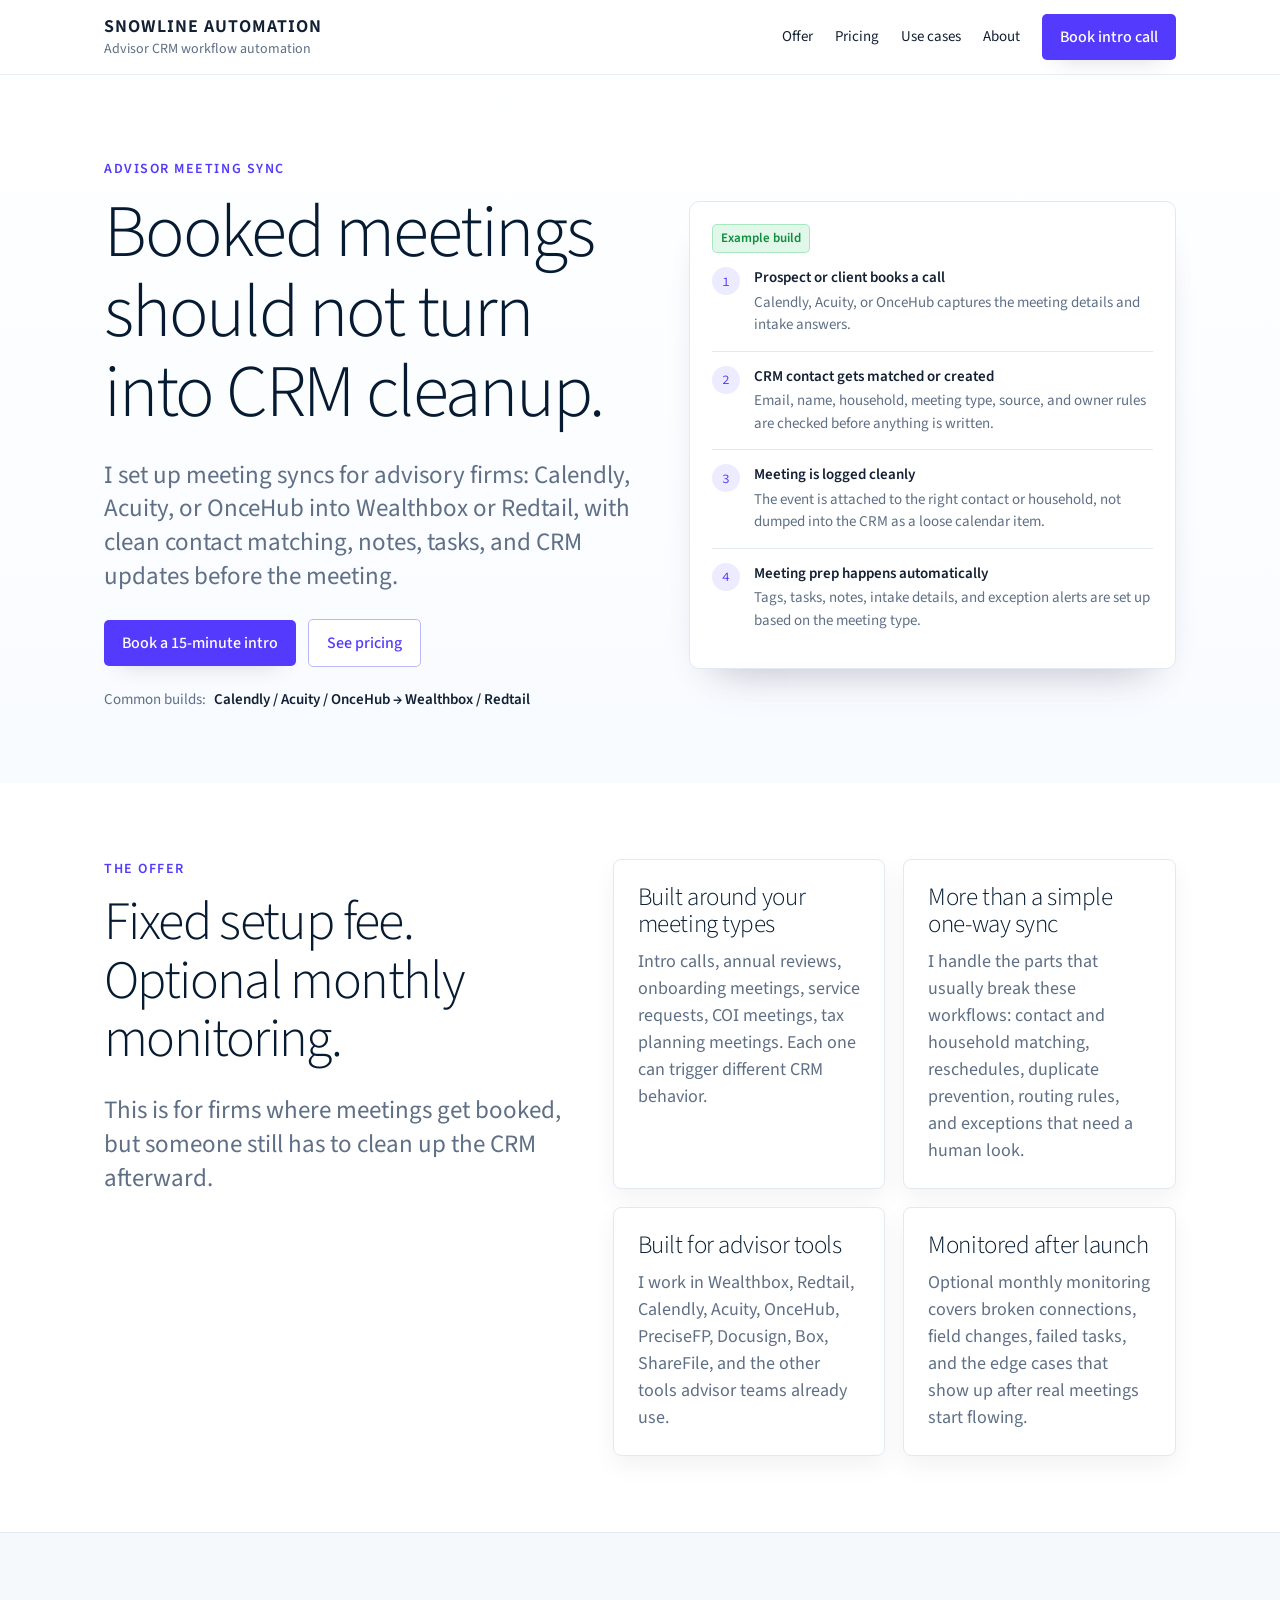
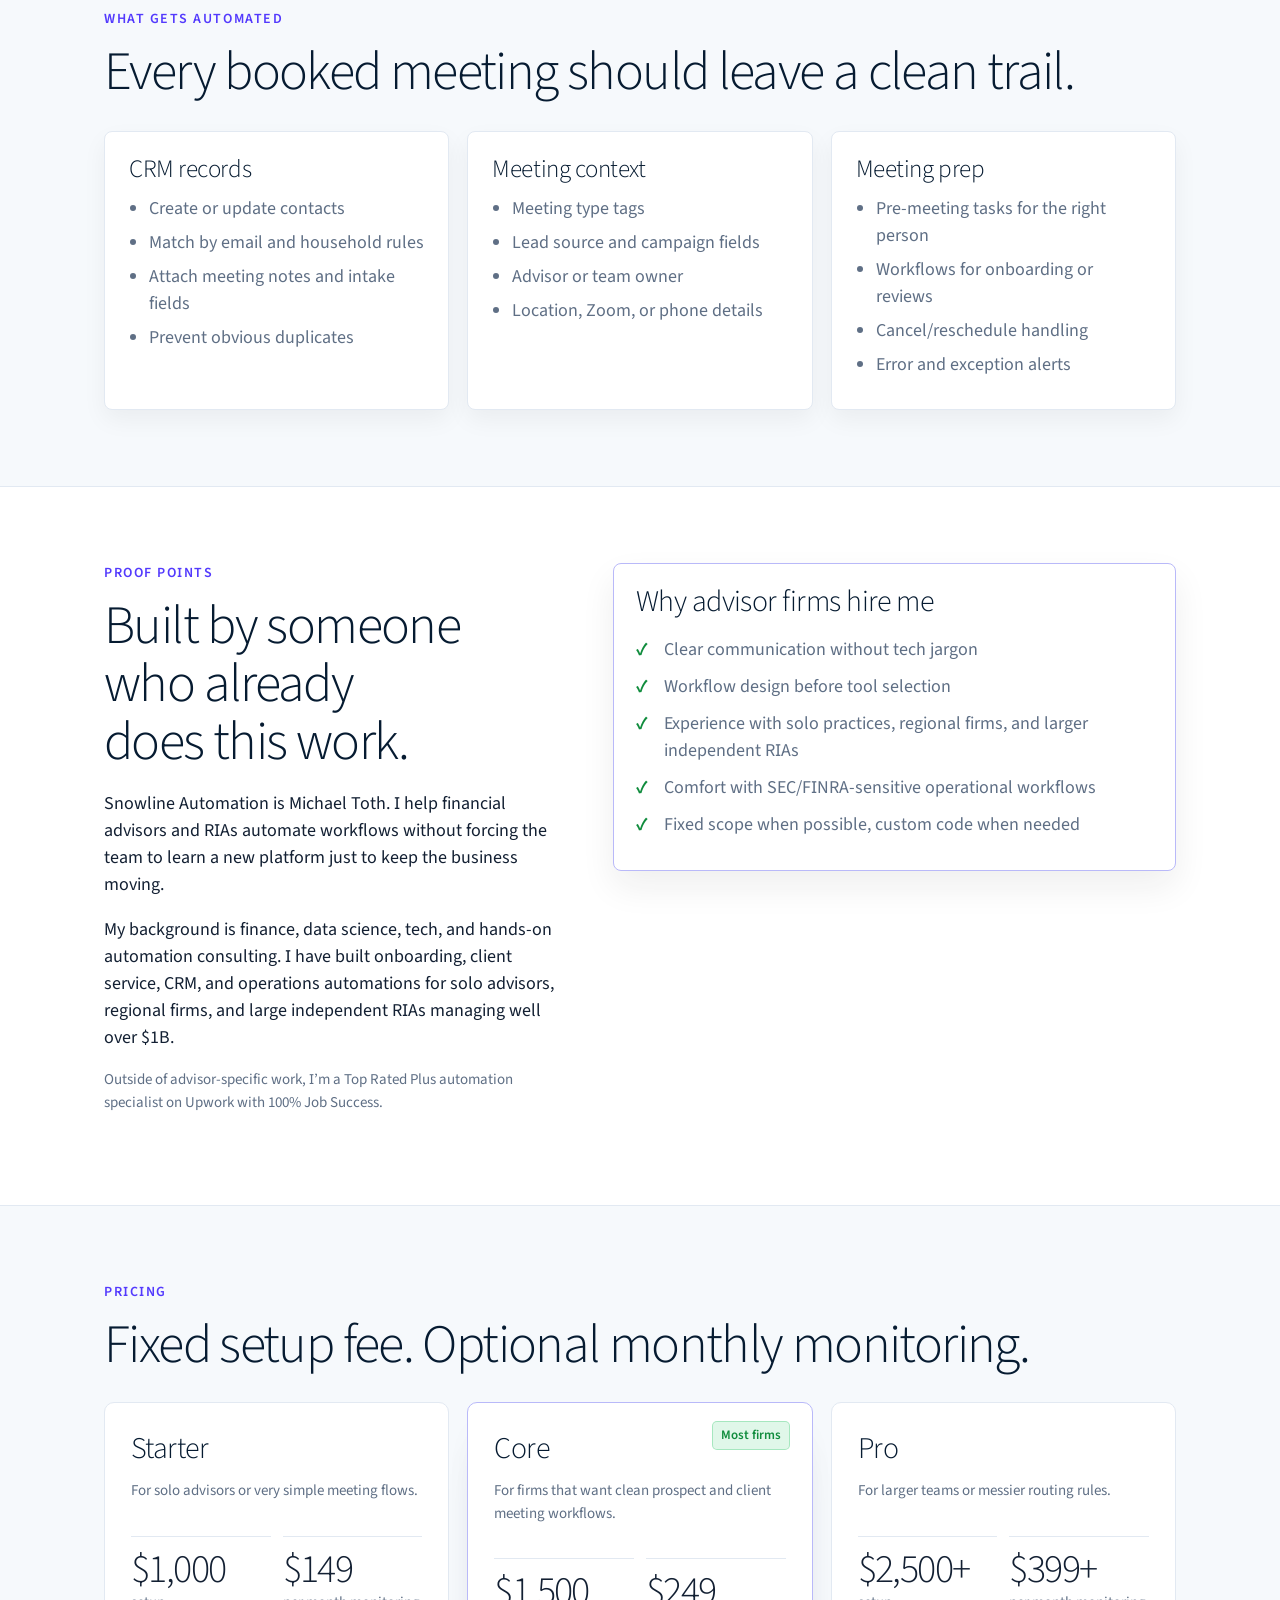
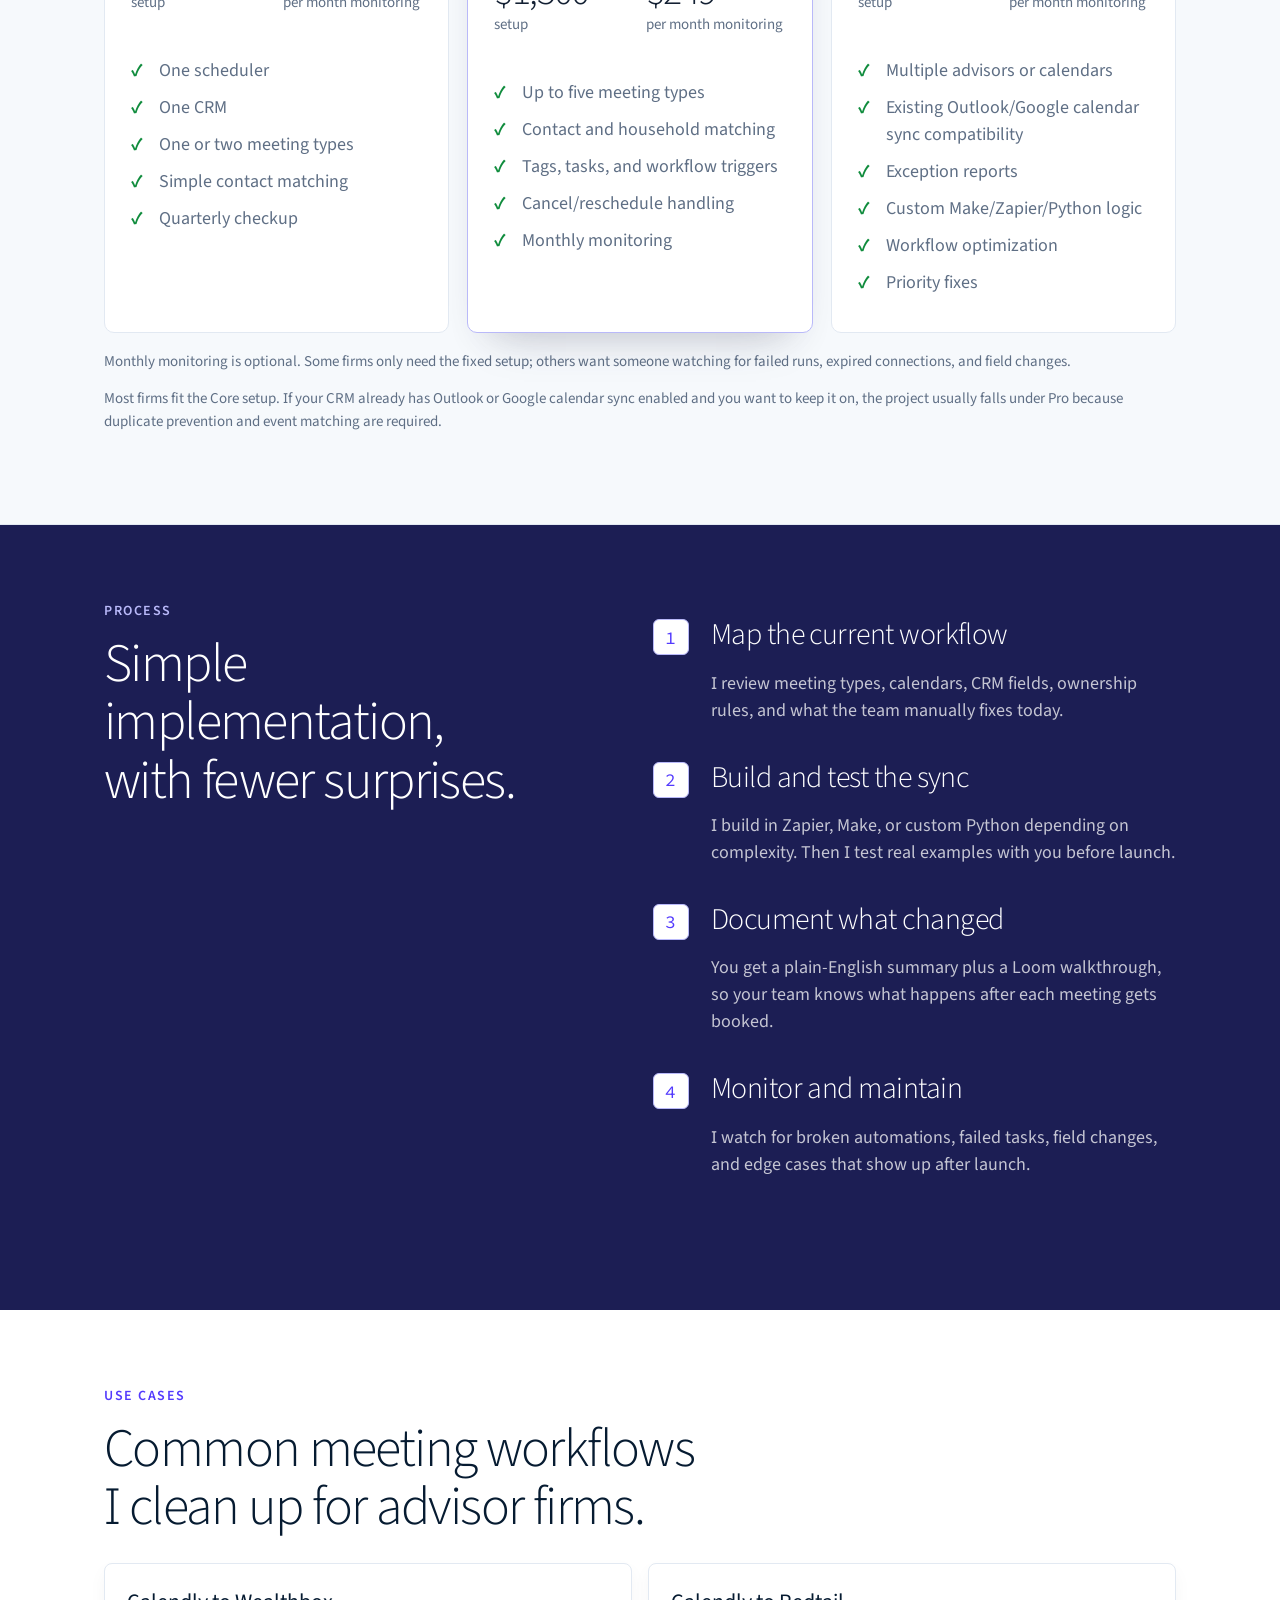
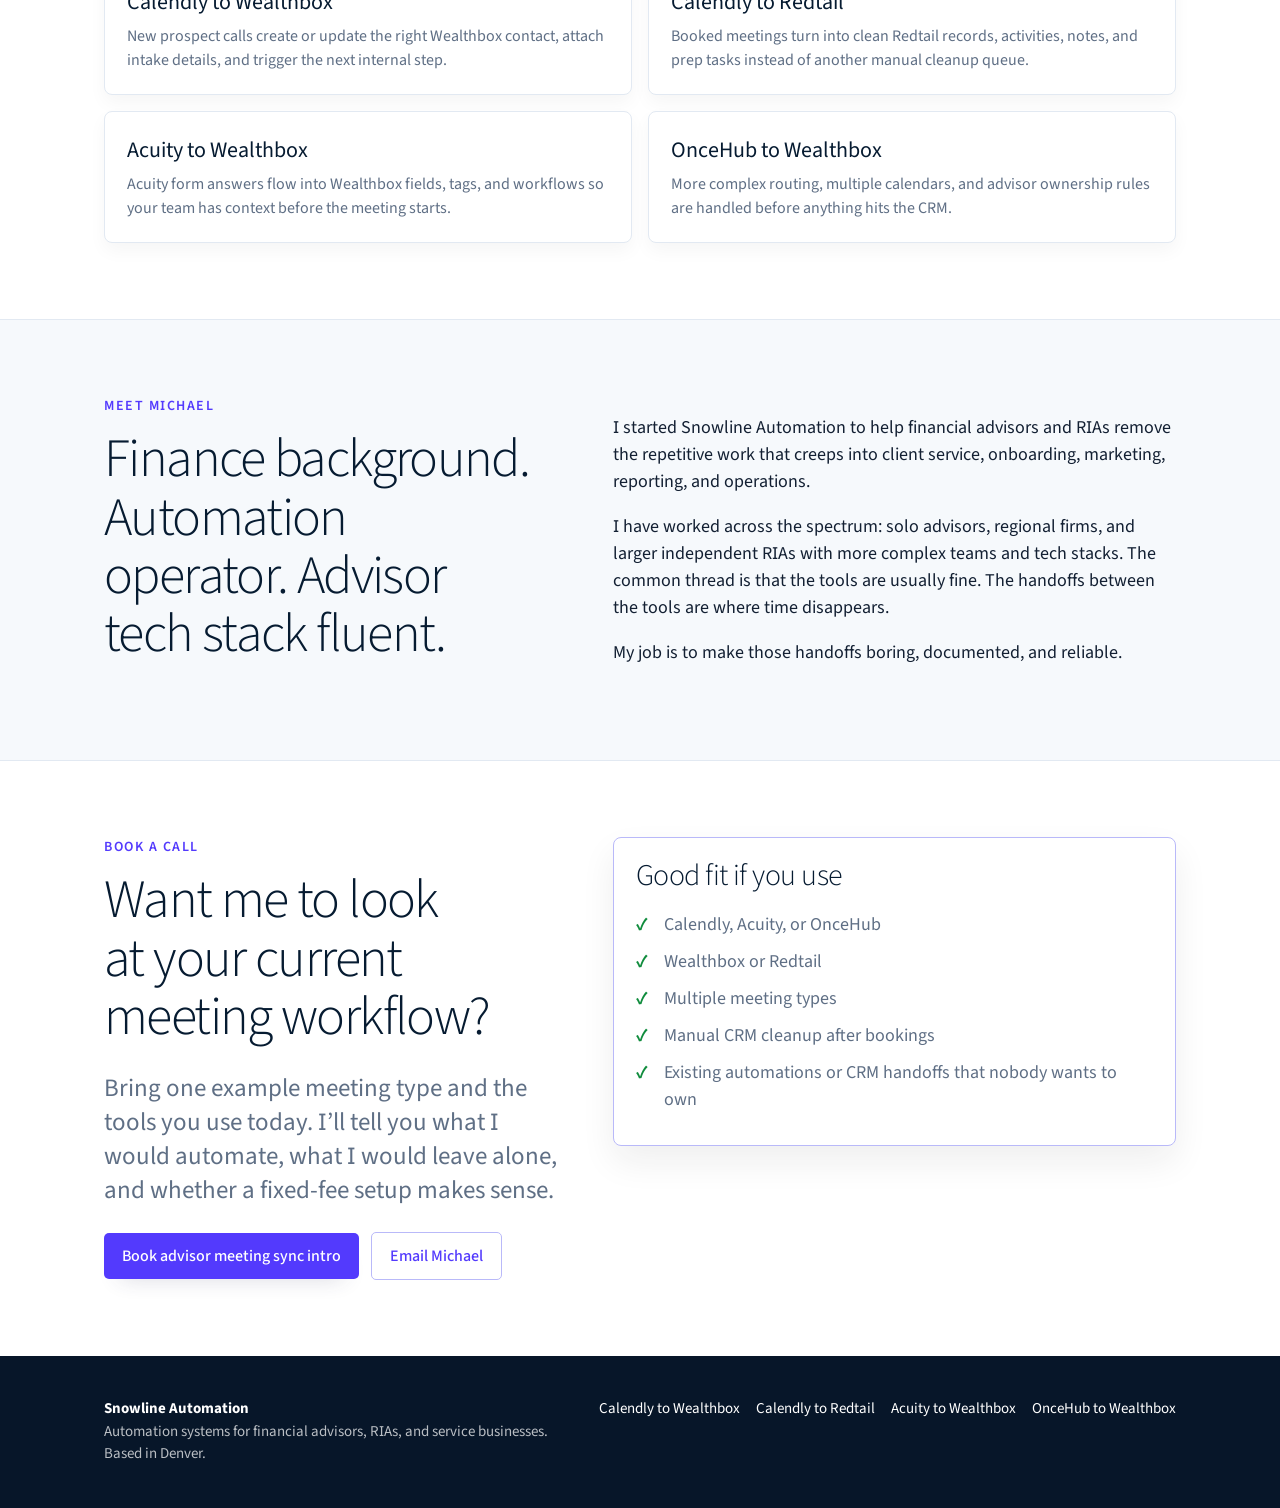
<file: index.html>
<!doctype html><html lang="en"><head><meta charset="utf-8"><meta name="viewport" content="width=device-width, initial-scale=1"><title>Advisor Meeting Sync | Snowline Automation</title><meta name="description" content="Meeting sync setup for financial advisors using Calendly, Acuity, or OnceHub with Wealthbox or Redtail. Clean CRM updates, contact matching, tasks, and optional monthly monitoring."><link rel="canonical" href="https://meetingsync.snowlineautomation.com/"><meta property="og:type" content="website"><meta property="og:site_name" content="Snowline Automation"><meta property="og:title" content="Advisor Meeting Sync"><meta property="og:description" content="Meeting sync setup for financial advisors using Calendly, Acuity, or OnceHub with Wealthbox or Redtail. Clean CRM updates, contact matching, tasks, and optional monthly monitoring."><meta property="og:url" content="https://meetingsync.snowlineautomation.com/"><meta property="og:image" content="https://meetingsync.snowlineautomation.com/assets/og-image.png"><meta name="twitter:card" content="summary_large_image"><meta name="twitter:title" content="Advisor Meeting Sync"><meta name="twitter:description" content="Meeting sync setup for financial advisors using Calendly, Acuity, or OnceHub with Wealthbox or Redtail."><meta name="twitter:image" content="https://meetingsync.snowlineautomation.com/assets/og-image.png"><link rel="icon" href="/assets/favicon.svg" type="image/svg+xml"><link rel="apple-touch-icon" href="/assets/apple-touch-icon.png"><meta name="theme-color" content="#4f3cff"><link rel="preconnect" href="https://fonts.googleapis.com"><link rel="preconnect" href="https://fonts.gstatic.com" crossorigin><link href="https://fonts.googleapis.com/css2?family=Source+Sans+3:wght@300;400;500;600;700&family=Source+Code+Pro:wght@400;500;700&display=swap" rel="stylesheet"><link rel="stylesheet" href="/assets/styles.css"><script async src="https://www.googletagmanager.com/gtag/js?id=G-874QVLTZVN"></script><script>window.dataLayer = window.dataLayer || []; function gtag(){dataLayer.push(arguments);} gtag('js', new Date()); gtag('config', 'G-874QVLTZVN');</script></head><body><header class="nav"><div class="nav-inner"><a class="logo" href="/"><strong>Snowline Automation</strong><span>Advisor CRM workflow automation</span></a><button class="mobile-toggle" data-nav-toggle>Menu</button><nav class="nav-links" data-nav-links><a href="/#offer">Offer</a><a href="/#pricing">Pricing</a><a href="/#seo-pages">Use cases</a><a href="/#about">About</a><a class="btn" href="https://calendly.com/michael-toth/advisor-meeting-sync-intro-call" target="_blank" rel="noopener">Book intro call</a></nav></div></header>
<main>
<section class="hero"><div class="container hero-grid"><div><p class="eyebrow">Advisor meeting sync</p><h1>Booked meetings should not turn into CRM cleanup.</h1><p class="lead">I set up meeting syncs for advisory firms: Calendly, Acuity, or OnceHub into Wealthbox or Redtail, with clean contact matching, notes, tasks, and CRM updates before the meeting.</p><div class="btn-row"><a class="btn" href="https://calendly.com/michael-toth/advisor-meeting-sync-intro-call" target="_blank" rel="noopener">Book a 15-minute intro</a><a class="btn secondary" href="#pricing">See pricing</a></div><div class="service-meta"><span>Common builds:</span><strong>Calendly / Acuity / OnceHub → Wealthbox / Redtail</strong></div></div><aside class="hero-card workflow-card" aria-label="Example workflow"><span class="badge">Example build</span><div class="workflow-row"><div class="dot">1</div><div><strong>Prospect or client books a call</strong><span>Calendly, Acuity, or OnceHub captures the meeting details and intake answers.</span></div></div><div class="workflow-row"><div class="dot">2</div><div><strong>CRM contact gets matched or created</strong><span>Email, name, household, meeting type, source, and owner rules are checked before anything is written.</span></div></div><div class="workflow-row"><div class="dot">3</div><div><strong>Meeting is logged cleanly</strong><span>The event is attached to the right contact or household, not dumped into the CRM as a loose calendar item.</span></div></div><div class="workflow-row"><div class="dot">4</div><div><strong>Meeting prep happens automatically</strong><span>Tags, tasks, notes, intake details, and exception alerts are set up based on the meeting type.</span></div></div></aside></div></section>
<section id="offer" class="section"><div class="container split"><div><p class="eyebrow">The offer</p><h2>Fixed setup fee. Optional monthly monitoring.</h2><p class="lead">This is for firms where meetings get booked, but someone still has to clean up the CRM afterward.</p></div><div class="grid-2"><article class="card"><h3>Built around your meeting types</h3><p>Intro calls, annual reviews, onboarding meetings, service requests, COI meetings, tax planning meetings. Each one can trigger different CRM behavior.</p></article><article class="card"><h3>More than a simple one-way sync</h3><p>I handle the parts that usually break these workflows: contact and household matching, reschedules, duplicate prevention, routing rules, and exceptions that need a human look.</p></article><article class="card"><h3>Built for advisor tools</h3><p>I work in Wealthbox, Redtail, Calendly, Acuity, OnceHub, PreciseFP, Docusign, Box, ShareFile, and the other tools advisor teams already use.</p></article><article class="card"><h3>Monitored after launch</h3><p>Optional monthly monitoring covers broken connections, field changes, failed tasks, and the edge cases that show up after real meetings start flowing.</p></article></div></div></section>
<section class="section soft"><div class="container"><p class="eyebrow">What gets automated</p><h2>Every booked meeting should leave a clean trail.</h2><div class="grid-3" style="margin-top:28px"><article class="card"><h3>CRM records</h3><ul><li>Create or update contacts</li><li>Match by email and household rules</li><li>Attach meeting notes and intake fields</li><li>Prevent obvious duplicates</li></ul></article><article class="card"><h3>Meeting context</h3><ul><li>Meeting type tags</li><li>Lead source and campaign fields</li><li>Advisor or team owner</li><li>Location, Zoom, or phone details</li></ul></article><article class="card"><h3>Meeting prep</h3><ul><li>Pre-meeting tasks for the right person</li><li>Workflows for onboarding or reviews</li><li>Cancel/reschedule handling</li><li>Error and exception alerts</li></ul></article></div></div></section>
<section class="section"><div class="container split"><div><p class="eyebrow">Proof points</p><h2>Built by someone who already does this work.</h2><p>Snowline Automation is Michael Toth. I help financial advisors and RIAs automate workflows without forcing the team to learn a new platform just to keep the business moving.</p><p>My background is finance, data science, tech, and hands-on automation consulting. I have built onboarding, client service, CRM, and operations automations for solo advisors, regional firms, and large independent RIAs managing well over $1B.</p><p class="small">Outside of advisor-specific work, I’m a Top Rated Plus automation specialist on Upwork with 100% Job Success.</p></div><div class="callout"><h3>Why advisor firms hire me</h3><ul class="check-list"><li>Clear communication without tech jargon</li><li>Workflow design before tool selection</li><li>Experience with solo practices, regional firms, and larger independent RIAs</li><li>Comfort with SEC/FINRA-sensitive operational workflows</li><li>Fixed scope when possible, custom code when needed</li></ul></div></div></section>
<section id="pricing" class="section soft"><div class="container"><p class="eyebrow">Pricing</p><h2>Fixed setup fee. Optional monthly monitoring.</h2><div class="pricing"><article class="price-card"><h3>Starter</h3><p class="small">For solo advisors or very simple meeting flows.</p><div class="price-block"><div class="price-line"><span>$1,000</span><small>setup</small></div><div class="price-line"><span>$149</span><small>per month monitoring</small></div></div><ul class="check-list"><li>One scheduler</li><li>One CRM</li><li>One or two meeting types</li><li>Simple contact matching</li><li>Quarterly checkup</li></ul></article><article class="price-card featured"><span class="badge price-badge">Most firms</span><h3>Core</h3><p class="small">For firms that want clean prospect and client meeting workflows.</p><div class="price-block"><div class="price-line"><span>$1,500</span><small>setup</small></div><div class="price-line"><span>$249</span><small>per month monitoring</small></div></div><ul class="check-list"><li>Up to five meeting types</li><li>Contact and household matching</li><li>Tags, tasks, and workflow triggers</li><li>Cancel/reschedule handling</li><li>Monthly monitoring</li></ul></article><article class="price-card"><h3>Pro</h3><p class="small">For larger teams or messier routing rules.</p><div class="price-block"><div class="price-line"><span>$2,500+</span><small>setup</small></div><div class="price-line"><span>$399+</span><small>per month monitoring</small></div></div><ul class="check-list"><li>Multiple advisors or calendars</li><li>Existing Outlook/Google calendar sync compatibility</li><li>Exception reports</li><li>Custom Make/Zapier/Python logic</li><li>Workflow optimization</li><li>Priority fixes</li></ul></article></div><p class="small" style="margin-top:18px">Monthly monitoring is optional. Some firms only need the fixed setup; others want someone watching for failed runs, expired connections, and field changes.</p><p class="small" style="margin-top:10px">Most firms fit the Core setup. If your CRM already has Outlook or Google calendar sync enabled and you want to keep it on, the project usually falls under Pro because duplicate prevention and event matching are required.</p></div></section>
<section class="section dark"><div class="container split"><div><p class="eyebrow" style="color:#b9b9f9">Process</p><h2>Simple implementation, with fewer surprises.</h2></div><ol class="process"><li><div><h3>Map the current workflow</h3><p>I review meeting types, calendars, CRM fields, ownership rules, and what the team manually fixes today.</p></div></li><li><div><h3>Build and test the sync</h3><p>I build in Zapier, Make, or custom Python depending on complexity. Then I test real examples with you before launch.</p></div></li><li><div><h3>Document what changed</h3><p>You get a plain-English summary plus a Loom walkthrough, so your team knows what happens after each meeting gets booked.</p></div></li><li><div><h3>Monitor and maintain</h3><p>I watch for broken automations, failed tasks, field changes, and edge cases that show up after launch.</p></div></li></ol></div></section>
<section id="seo-pages" class="section"><div class="container"><p class="eyebrow">Use cases</p><h2>Common meeting workflows I clean up for advisor firms.</h2><div class="seo-list"><a class="seo-link" href="/calendly-to-wealthbox/"><strong>Calendly to Wealthbox</strong><span>New prospect calls create or update the right Wealthbox contact, attach intake details, and trigger the next internal step.</span></a><a class="seo-link" href="/calendly-to-redtail/"><strong>Calendly to Redtail</strong><span>Booked meetings turn into clean Redtail records, activities, notes, and prep tasks instead of another manual cleanup queue.</span></a><a class="seo-link" href="/acuity-to-wealthbox/"><strong>Acuity to Wealthbox</strong><span>Acuity form answers flow into Wealthbox fields, tags, and workflows so your team has context before the meeting starts.</span></a><a class="seo-link" href="/oncehub-to-wealthbox/"><strong>OnceHub to Wealthbox</strong><span>More complex routing, multiple calendars, and advisor ownership rules are handled before anything hits the CRM.</span></a></div></div></section>
<section id="about" class="section soft"><div class="container split"><div><p class="eyebrow">Meet Michael</p><h2>Finance background. Automation operator. Advisor tech stack fluent.</h2></div><div><p>I started Snowline Automation to help financial advisors and RIAs remove the repetitive work that creeps into client service, onboarding, marketing, reporting, and operations.</p><p>I have worked across the spectrum: solo advisors, regional firms, and larger independent RIAs with more complex teams and tech stacks. The common thread is that the tools are usually fine. The handoffs between the tools are where time disappears.</p><p>My job is to make those handoffs boring, documented, and reliable.</p></div></div></section>
<section id="book" class="section"><div class="container split"><div><p class="eyebrow">Book a call</p><h2>Want me to look at your current meeting workflow?</h2><p class="lead">Bring one example meeting type and the tools you use today. I’ll tell you what I would automate, what I would leave alone, and whether a fixed-fee setup makes sense.</p><div class="btn-row"><a class="btn" href="https://calendly.com/michael-toth/advisor-meeting-sync-intro-call" target="_blank" rel="noopener">Book advisor meeting sync intro</a><a class="btn secondary" href="mailto:michael@snowlineautomation.com?subject=Advisor%20Meeting%20Sync">Email Michael</a></div></div><div class="callout"><h3>Good fit if you use</h3><ul class="check-list"><li>Calendly, Acuity, or OnceHub</li><li>Wealthbox or Redtail</li><li>Multiple meeting types</li><li>Manual CRM cleanup after bookings</li><li>Existing automations or CRM handoffs that nobody wants to own</li></ul></div></div></section>
</main>
<footer class="footer"><div class="container footer-grid"><div><strong style="color:#fff">Snowline Automation</strong><br>Automation systems for financial advisors, RIAs, and service businesses. Based in Denver.</div><div class="footer-links"><a href="/calendly-to-wealthbox/">Calendly to Wealthbox</a><a href="/calendly-to-redtail/">Calendly to Redtail</a><a href="/acuity-to-wealthbox/">Acuity to Wealthbox</a><a href="/oncehub-to-wealthbox/">OnceHub to Wealthbox</a></div></div></footer><script src="/assets/main.js"></script></body></html>
</file>
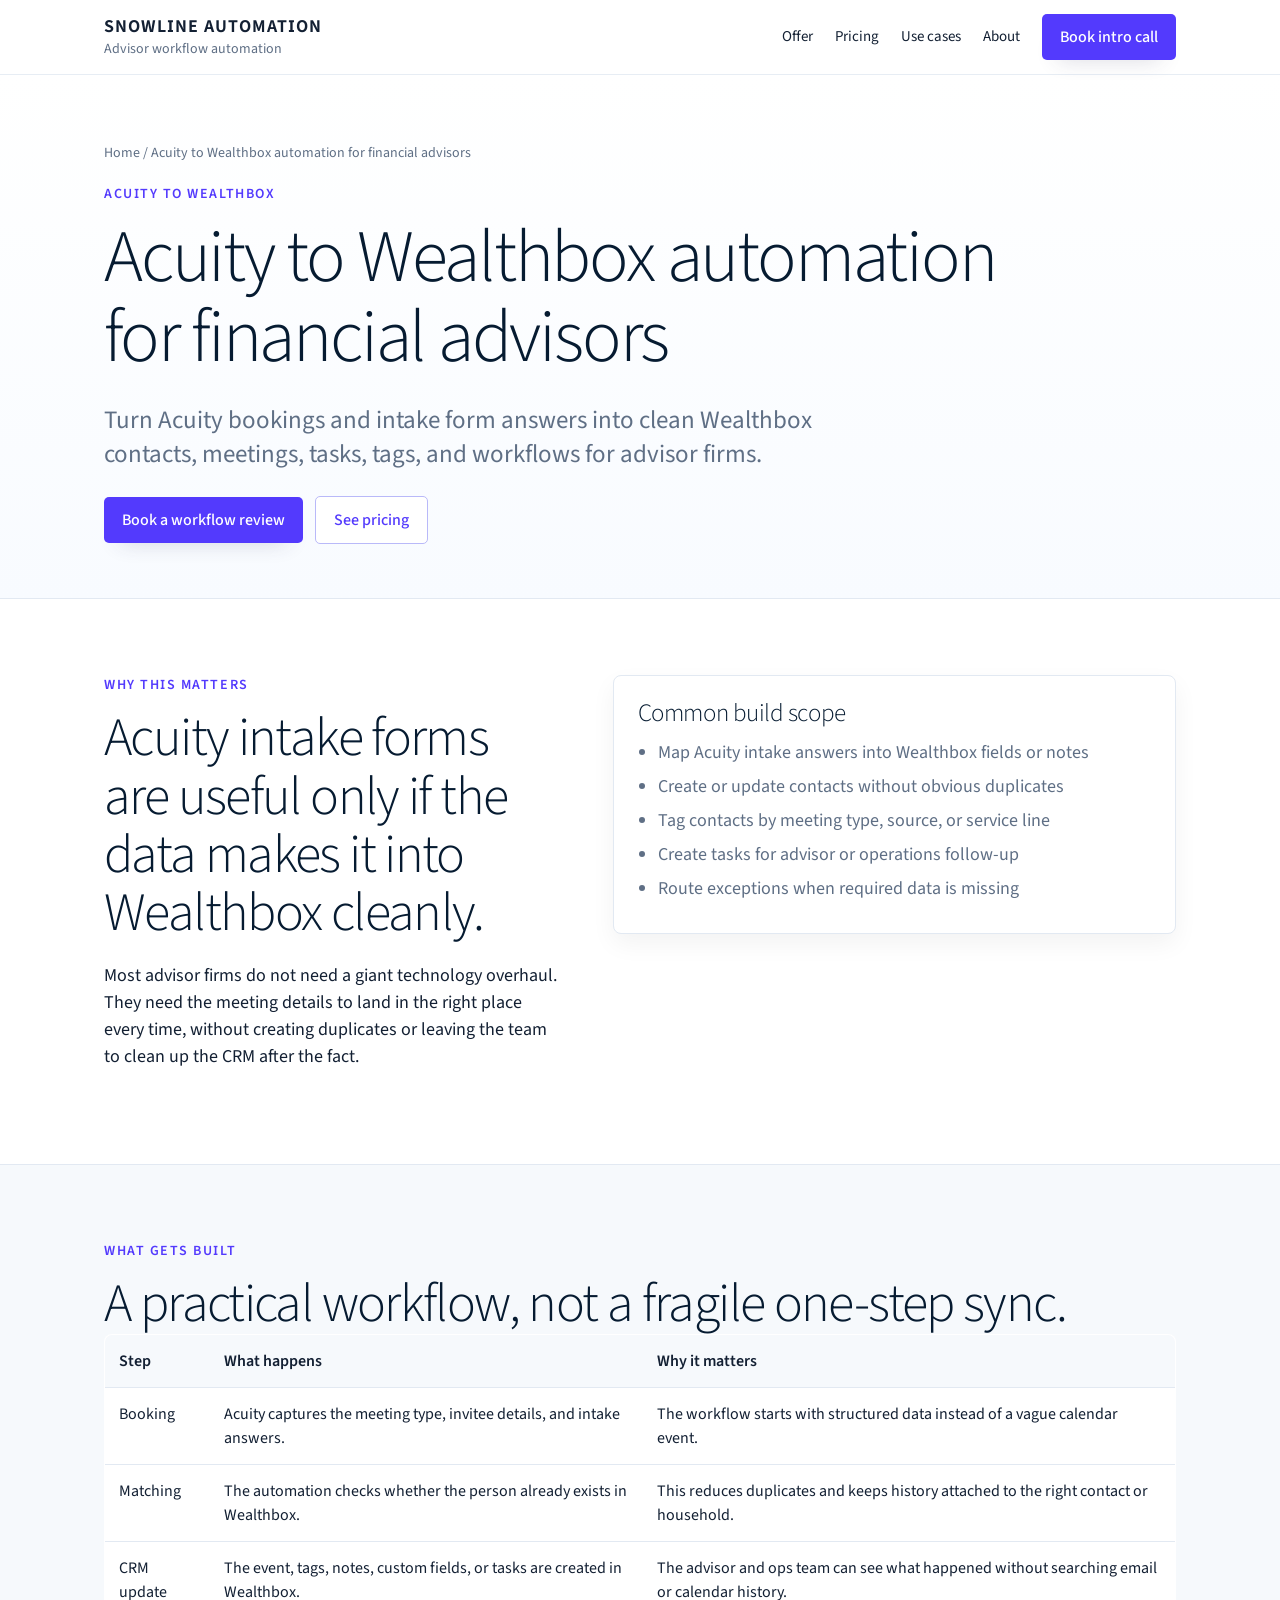
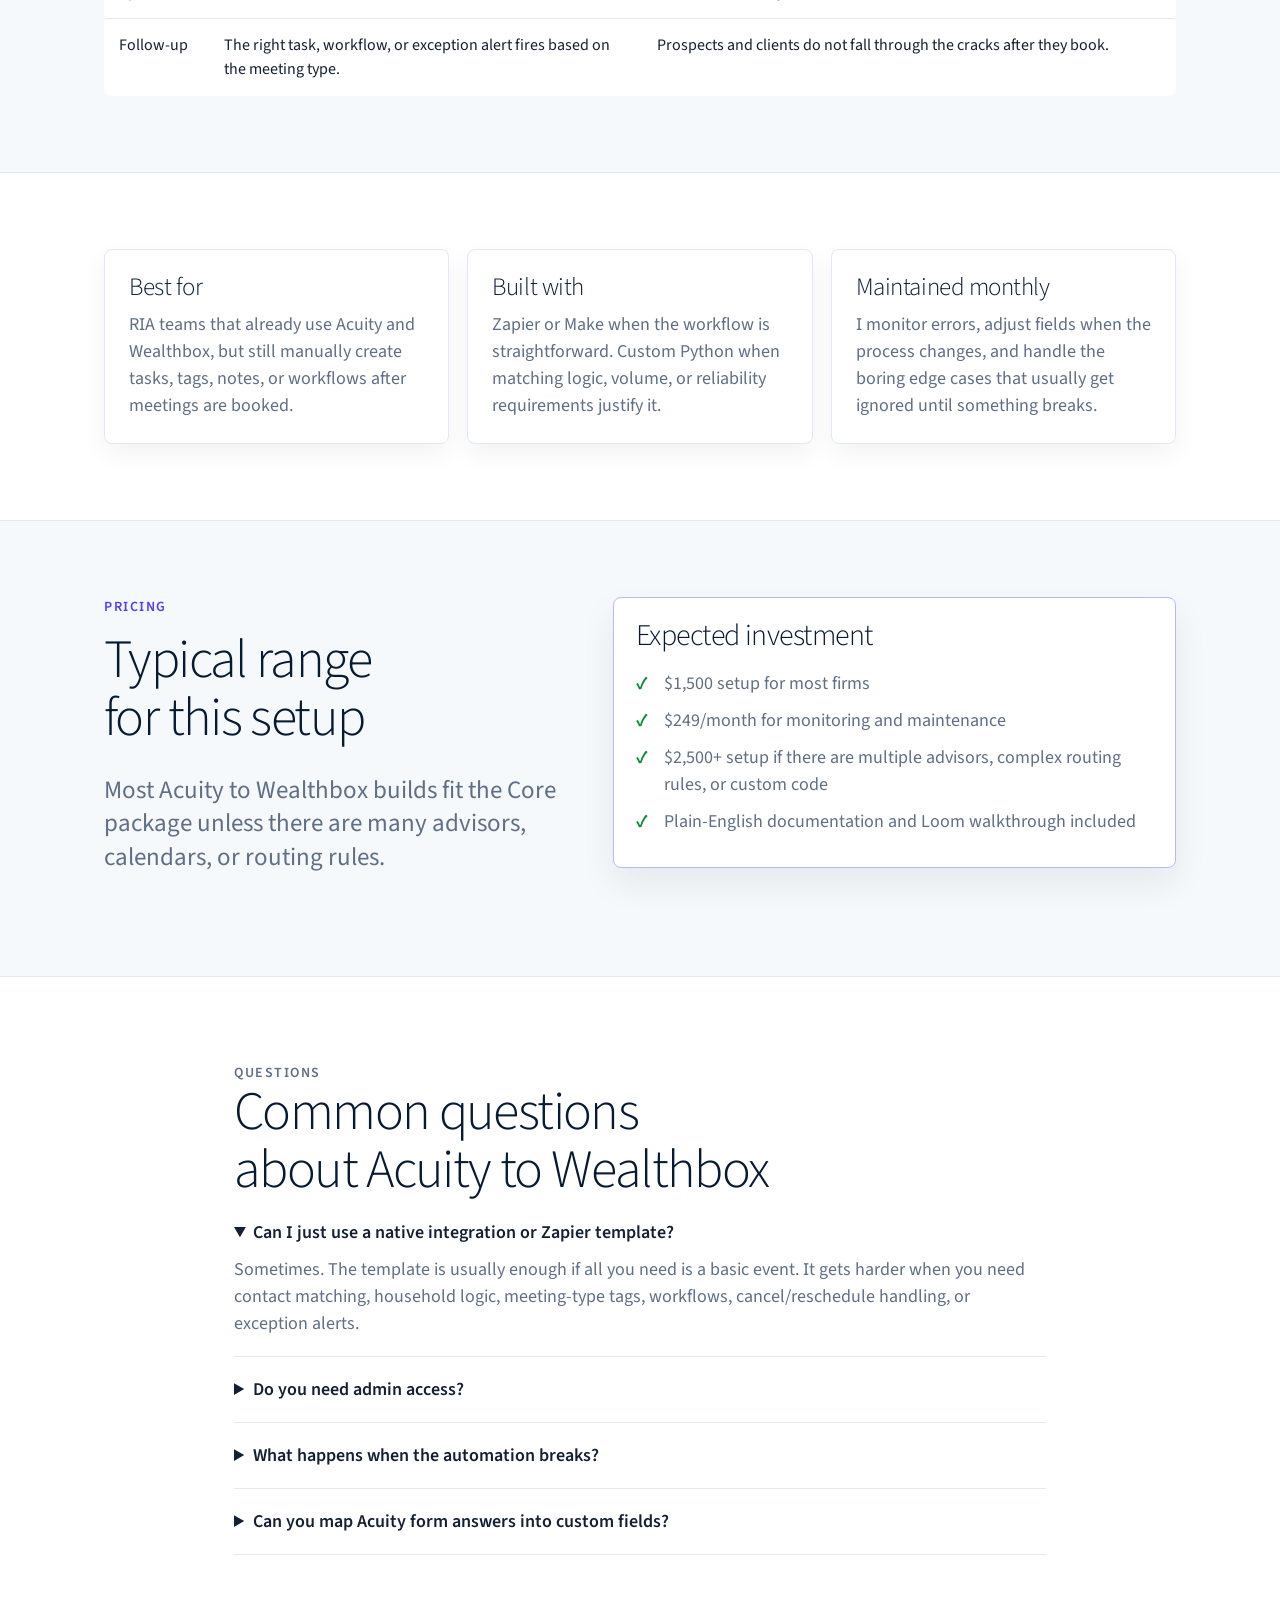
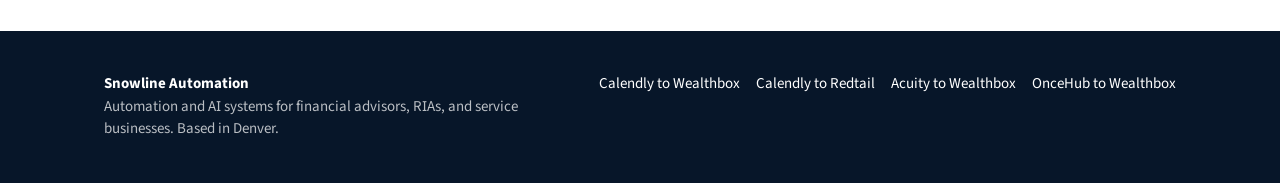
<file: acuity-to-wealthbox/index.html>
<!doctype html><html lang="en"><head><meta charset="utf-8"><meta name="viewport" content="width=device-width, initial-scale=1"><title>Acuity to Wealthbox Automation for Financial Advisors | Snowline Automation</title><meta name="description" content="Acuity to Wealthbox setup for financial advisors. Sync bookings and intake form answers into Wealthbox contacts, meetings, tasks, tags, and workflows."><link rel="canonical" href="https://meetingsync.snowlineautomation.com/acuity-to-wealthbox/"><meta property="og:type" content="website"><meta property="og:site_name" content="Snowline Automation"><meta property="og:title" content="Acuity to Wealthbox Automation for Financial Advisors"><meta property="og:description" content="Turn Acuity bookings and intake form answers into clean Wealthbox contacts, meetings, tasks, tags, and workflows."><meta property="og:url" content="https://meetingsync.snowlineautomation.com/acuity-to-wealthbox/"><meta property="og:image" content="https://meetingsync.snowlineautomation.com/assets/og-image.png"><meta name="twitter:card" content="summary_large_image"><meta name="twitter:title" content="Acuity to Wealthbox Automation for Financial Advisors"><meta name="twitter:description" content="Sync Acuity bookings and intake answers into Wealthbox contacts, meetings, tasks, tags, and workflows."><meta name="twitter:image" content="https://meetingsync.snowlineautomation.com/assets/og-image.png"><link rel="icon" href="/assets/favicon.svg" type="image/svg+xml"><link rel="apple-touch-icon" href="/assets/apple-touch-icon.png"><meta name="theme-color" content="#4f3cff"><link rel="preconnect" href="https://fonts.googleapis.com"><link rel="preconnect" href="https://fonts.gstatic.com" crossorigin><link href="https://fonts.googleapis.com/css2?family=Source+Sans+3:wght@300;400;500;600;700&family=Source+Code+Pro:wght@400;500;700&display=swap" rel="stylesheet"><link rel="stylesheet" href="/assets/styles.css"><script async src="https://www.googletagmanager.com/gtag/js?id=G-874QVLTZVN"></script><script>window.dataLayer = window.dataLayer || []; function gtag(){dataLayer.push(arguments);} gtag('js', new Date()); gtag('config', 'G-874QVLTZVN');</script></head><body><header class="nav"><div class="nav-inner"><a class="logo" href="/"><strong>Snowline Automation</strong><span>Advisor workflow automation</span></a><button class="mobile-toggle" data-nav-toggle>Menu</button><nav class="nav-links" data-nav-links><a href="/#offer">Offer</a><a href="/#pricing">Pricing</a><a href="/#seo-pages">Use cases</a><a href="/#about">About</a><a class="btn" href="https://calendly.com/michael-toth/advisor-meeting-sync-intro-call" target="_blank" rel="noopener">Book intro call</a></nav></div></header>
<main><section class="page-hero"><div class="container"><div class="breadcrumbs"><a href="/">Home</a> / Acuity to Wealthbox automation for financial advisors</div><p class="eyebrow">Acuity to Wealthbox</p><h1>Acuity to Wealthbox automation for financial advisors</h1><p class="lead">Turn Acuity bookings and intake form answers into clean Wealthbox contacts, meetings, tasks, tags, and workflows for advisor firms.</p><div class="btn-row"><a class="btn" href="https://calendly.com/michael-toth/advisor-meeting-sync-intro-call" target="_blank" rel="noopener">Book a workflow review</a><a class="btn secondary" href="/#pricing">See pricing</a></div></div></section>
<section class="section"><div class="container split"><div><p class="eyebrow">Why this matters</p><h2>Acuity intake forms are useful only if the data makes it into Wealthbox cleanly.</h2><p>Most advisor firms do not need a giant technology overhaul. They need the meeting details to land in the right place every time, without creating duplicates or leaving the team to clean up the CRM after the fact.</p></div><div class="card"><h3>Common build scope</h3><ul><li>Map Acuity intake answers into Wealthbox fields or notes</li><li>Create or update contacts without obvious duplicates</li><li>Tag contacts by meeting type, source, or service line</li><li>Create tasks for advisor or operations follow-up</li><li>Route exceptions when required data is missing</li></ul></div></div></section>
<section class="section soft"><div class="container"><p class="eyebrow">What gets built</p><h2>A practical workflow, not a fragile one-step sync.</h2><table class="table"><thead><tr><th>Step</th><th>What happens</th><th>Why it matters</th></tr></thead><tbody><tr><td>Booking</td><td>Acuity captures the meeting type, invitee details, and intake answers.</td><td>The workflow starts with structured data instead of a vague calendar event.</td></tr><tr><td>Matching</td><td>The automation checks whether the person already exists in Wealthbox.</td><td>This reduces duplicates and keeps history attached to the right contact or household.</td></tr><tr><td>CRM update</td><td>The event, tags, notes, custom fields, or tasks are created in Wealthbox.</td><td>The advisor and ops team can see what happened without searching email or calendar history.</td></tr><tr><td>Follow-up</td><td>The right task, workflow, or exception alert fires based on the meeting type.</td><td>Prospects and clients do not fall through the cracks after they book.</td></tr></tbody></table></div></section>
<section class="section"><div class="container grid-3"><article class="card"><h3>Best for</h3><p>RIA teams that already use Acuity and Wealthbox, but still manually create tasks, tags, notes, or workflows after meetings are booked.</p></article><article class="card"><h3>Built with</h3><p>Zapier or Make when the workflow is straightforward. Custom Python when matching logic, volume, or reliability requirements justify it.</p></article><article class="card"><h3>Maintained monthly</h3><p>I monitor errors, adjust fields when the process changes, and handle the boring edge cases that usually get ignored until something breaks.</p></article></div></section>
<section class="section soft"><div class="container split"><div><p class="eyebrow">Pricing</p><h2>Typical range for this setup</h2><p class="lead">Most Acuity to Wealthbox builds fit the Core package unless there are many advisors, calendars, or routing rules.</p></div><div class="callout"><h3>Expected investment</h3><ul class="check-list"><li>$1,500 setup for most firms</li><li>$249/month for monitoring and maintenance</li><li>$2,500+ setup if there are multiple advisors, complex routing rules, or custom code</li><li>Plain-English documentation and Loom walkthrough included</li></ul></div></div></section>
<section class="section"><div class="container faq"><p class="eyebrow">Questions</p><h2>Common questions about Acuity to Wealthbox</h2><details open><summary>Can I just use a native integration or Zapier template?</summary><p>Sometimes. The template is usually enough if all you need is a basic event. It gets harder when you need contact matching, household logic, meeting-type tags, workflows, cancel/reschedule handling, or exception alerts.</p></details><details><summary>Do you need admin access?</summary><p>Usually yes, at least temporarily. I can work with a screenshare or restricted access if your compliance process requires it.</p></details><details><summary>What happens when the automation breaks?</summary><p>That is what the monthly maintenance is for. I sign up for error alerts, review failures, and fix issues caused by expired connections, changed fields, renamed meeting types, or API quirks.</p></details><details><summary>Can you map Acuity form answers into custom fields?</summary><p>Yes, when the target field exists and the data format is predictable. For messy or conditional data, I usually document the mapping rules before building.</p></details></div></section></main><footer class="footer"><div class="container footer-grid"><div><strong style="color:#fff">Snowline Automation</strong><br>Automation and AI systems for financial advisors, RIAs, and service businesses. Based in Denver.</div><div class="footer-links"><a href="/calendly-to-wealthbox/">Calendly to Wealthbox</a><a href="/calendly-to-redtail/">Calendly to Redtail</a><a href="/acuity-to-wealthbox/">Acuity to Wealthbox</a><a href="/oncehub-to-wealthbox/">OnceHub to Wealthbox</a></div></div></footer><script src="/assets/main.js"></script></body></html>
</file>
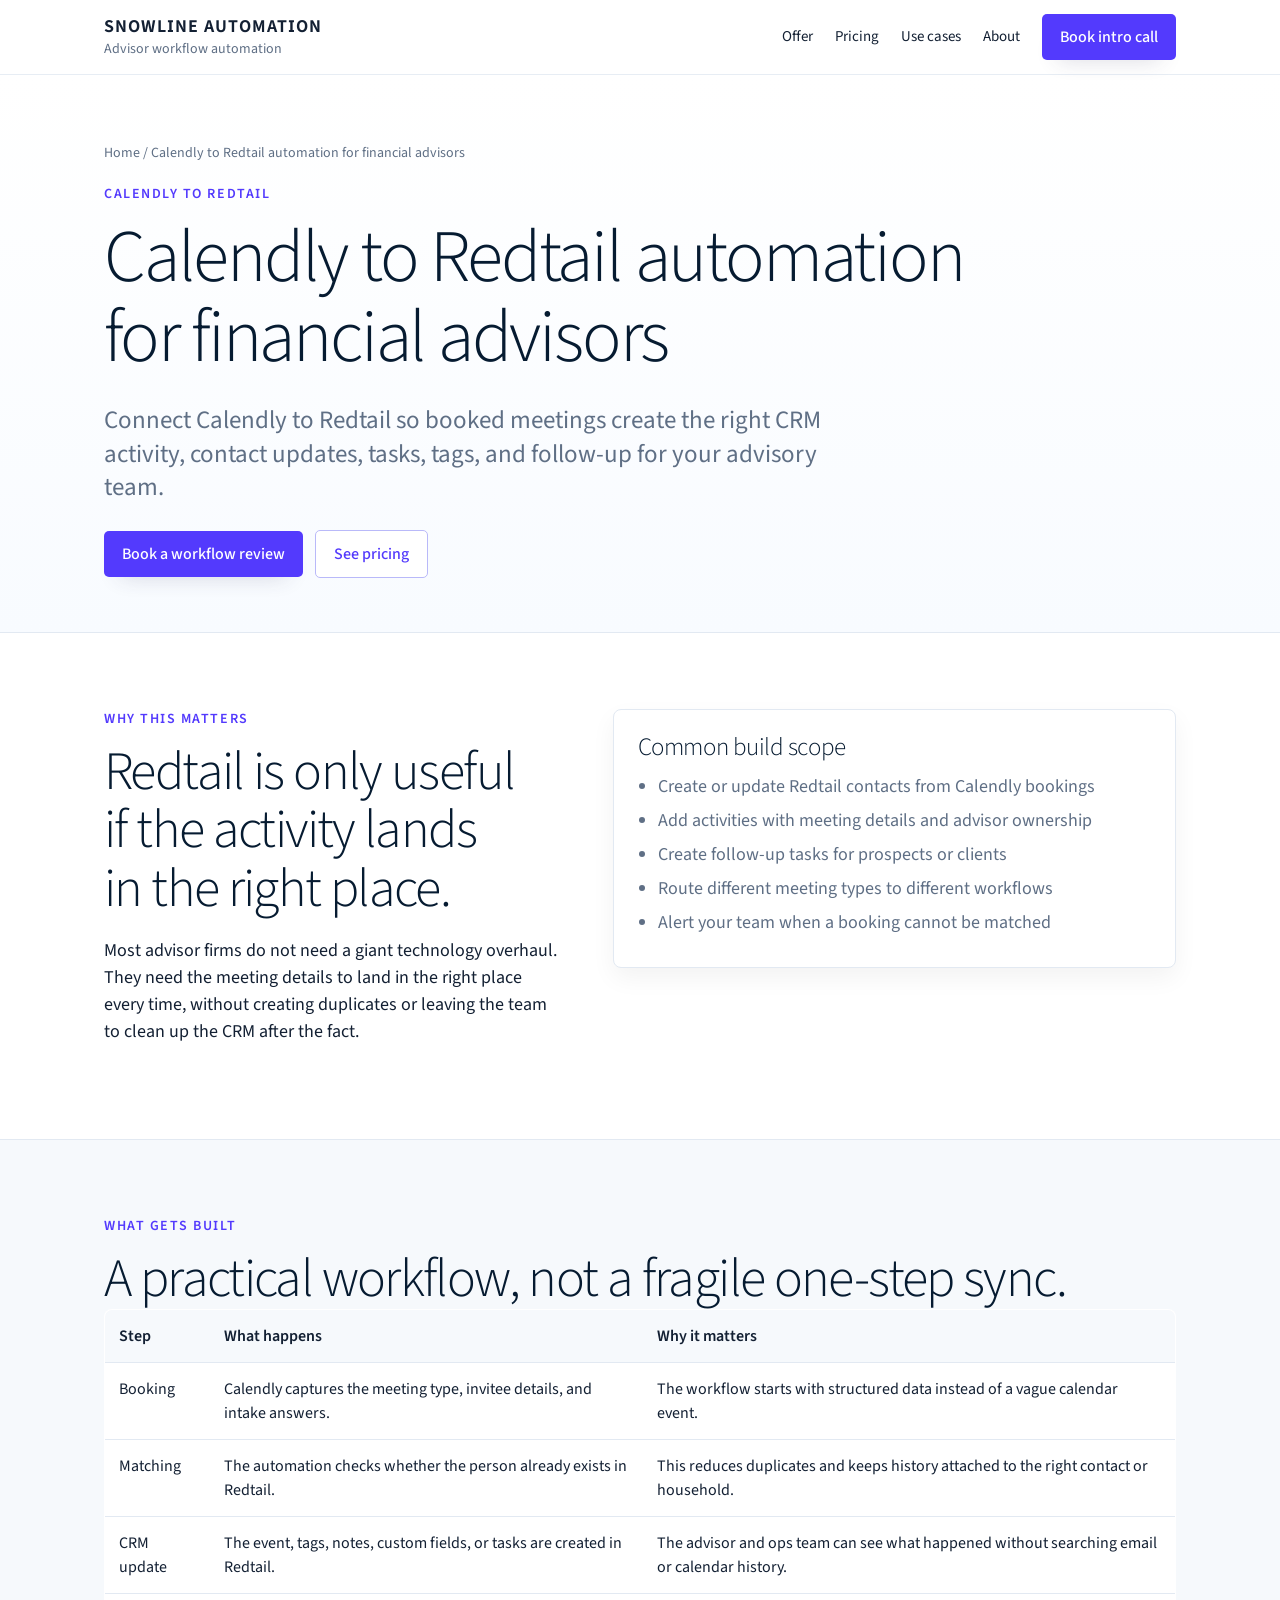
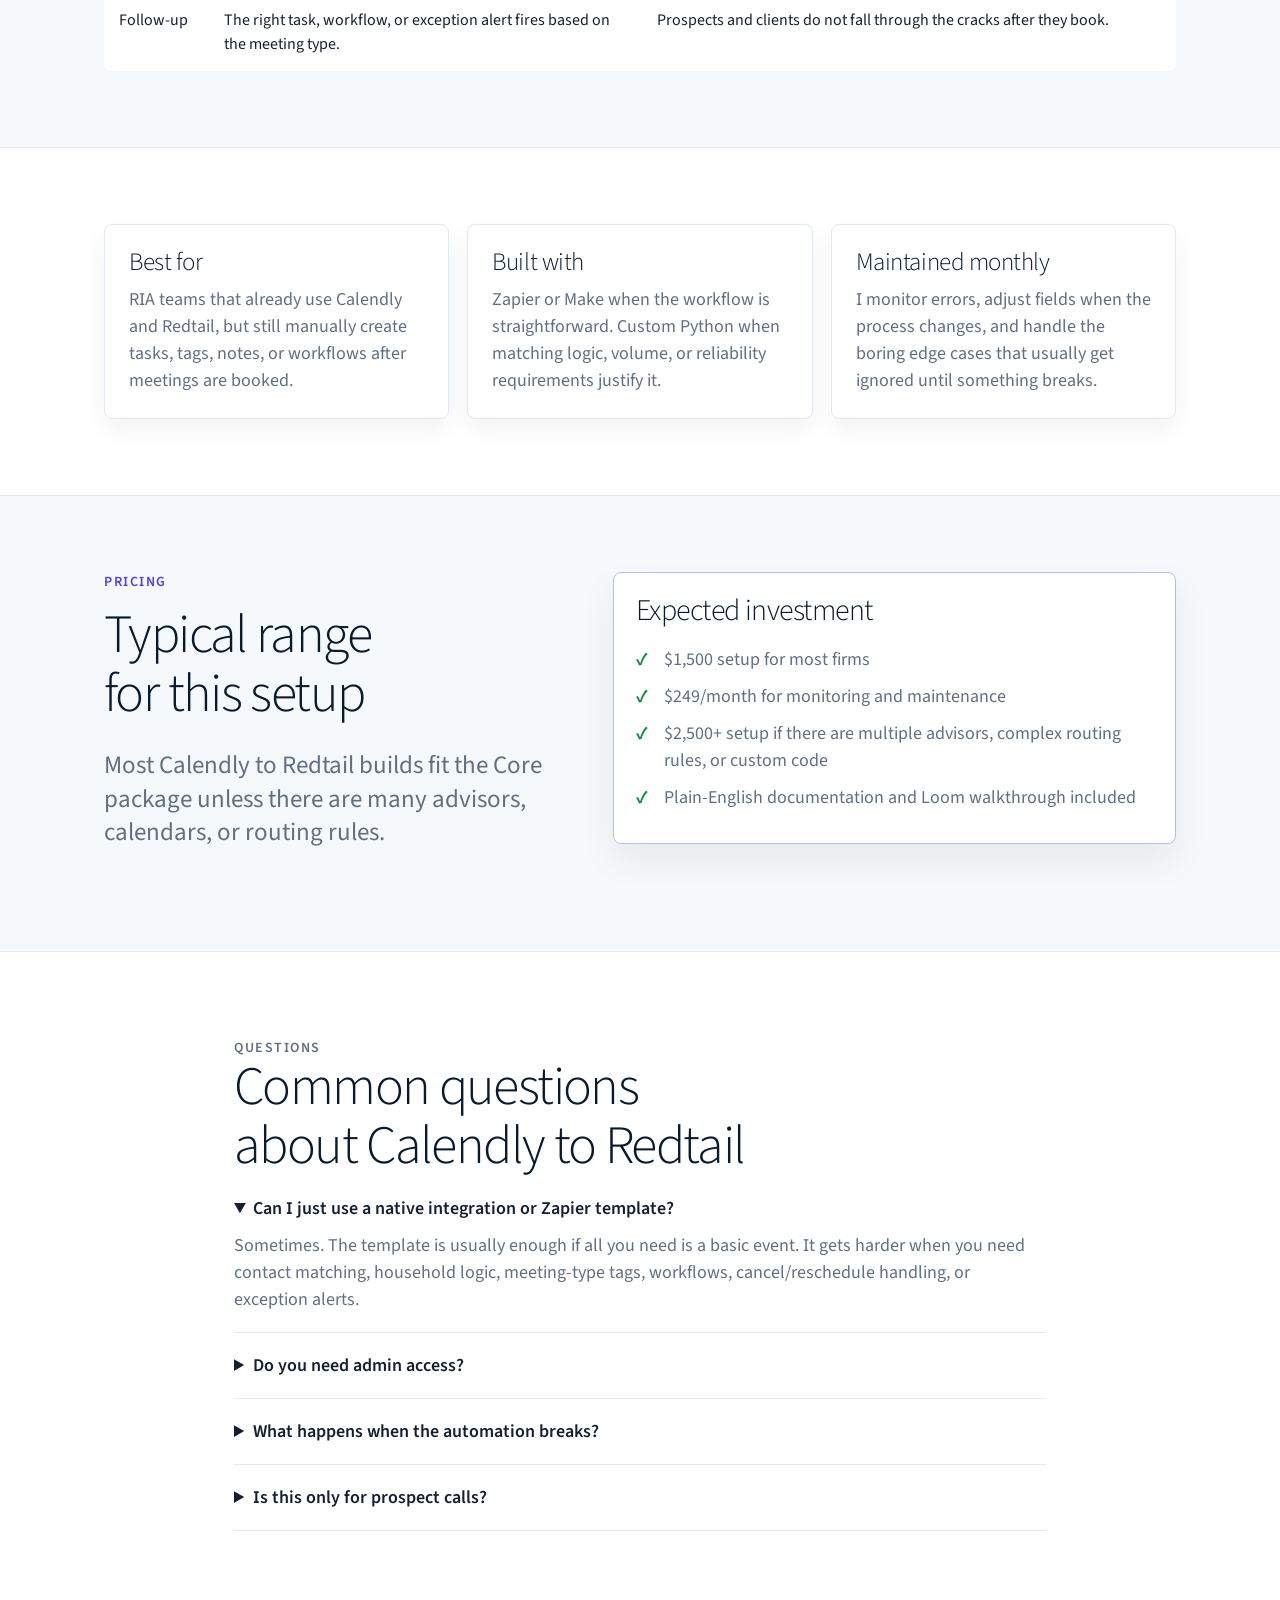
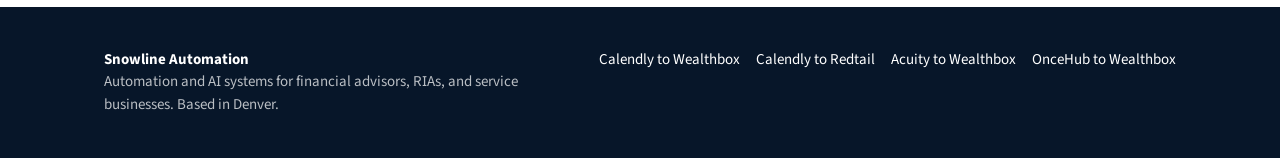
<file: calendly-to-redtail/index.html>
<!doctype html><html lang="en"><head><meta charset="utf-8"><meta name="viewport" content="width=device-width, initial-scale=1"><title>Calendly to Redtail Automation for Financial Advisors | Snowline Automation</title><meta name="description" content="Calendly to Redtail setup for financial advisors. Turn booked meetings into clean Redtail activities, contact updates, tasks, tags, and optional monitoring."><link rel="canonical" href="https://meetingsync.snowlineautomation.com/calendly-to-redtail/"><meta property="og:type" content="website"><meta property="og:site_name" content="Snowline Automation"><meta property="og:title" content="Calendly to Redtail Automation for Financial Advisors"><meta property="og:description" content="Turn Calendly bookings into clean Redtail records, activities, contact updates, tasks, tags, and workflow handoffs."><meta property="og:url" content="https://meetingsync.snowlineautomation.com/calendly-to-redtail/"><meta property="og:image" content="https://meetingsync.snowlineautomation.com/assets/og-image.png"><meta name="twitter:card" content="summary_large_image"><meta name="twitter:title" content="Calendly to Redtail Automation for Financial Advisors"><meta name="twitter:description" content="Turn Calendly bookings into clean Redtail activities, contact updates, tasks, tags, and optional monitoring."><meta name="twitter:image" content="https://meetingsync.snowlineautomation.com/assets/og-image.png"><link rel="icon" href="/assets/favicon.svg" type="image/svg+xml"><link rel="apple-touch-icon" href="/assets/apple-touch-icon.png"><meta name="theme-color" content="#4f3cff"><link rel="preconnect" href="https://fonts.googleapis.com"><link rel="preconnect" href="https://fonts.gstatic.com" crossorigin><link href="https://fonts.googleapis.com/css2?family=Source+Sans+3:wght@300;400;500;600;700&family=Source+Code+Pro:wght@400;500;700&display=swap" rel="stylesheet"><link rel="stylesheet" href="/assets/styles.css"><script async src="https://www.googletagmanager.com/gtag/js?id=G-874QVLTZVN"></script><script>window.dataLayer = window.dataLayer || []; function gtag(){dataLayer.push(arguments);} gtag('js', new Date()); gtag('config', 'G-874QVLTZVN');</script></head><body><header class="nav"><div class="nav-inner"><a class="logo" href="/"><strong>Snowline Automation</strong><span>Advisor workflow automation</span></a><button class="mobile-toggle" data-nav-toggle>Menu</button><nav class="nav-links" data-nav-links><a href="/#offer">Offer</a><a href="/#pricing">Pricing</a><a href="/#seo-pages">Use cases</a><a href="/#about">About</a><a class="btn" href="https://calendly.com/michael-toth/advisor-meeting-sync-intro-call" target="_blank" rel="noopener">Book intro call</a></nav></div></header>
<main><section class="page-hero"><div class="container"><div class="breadcrumbs"><a href="/">Home</a> / Calendly to Redtail automation for financial advisors</div><p class="eyebrow">Calendly to Redtail</p><h1>Calendly to Redtail automation for financial advisors</h1><p class="lead">Connect Calendly to Redtail so booked meetings create the right CRM activity, contact updates, tasks, tags, and follow-up for your advisory team.</p><div class="btn-row"><a class="btn" href="https://calendly.com/michael-toth/advisor-meeting-sync-intro-call" target="_blank" rel="noopener">Book a workflow review</a><a class="btn secondary" href="/#pricing">See pricing</a></div></div></section>
<section class="section"><div class="container split"><div><p class="eyebrow">Why this matters</p><h2>Redtail is only useful if the activity lands in the right place.</h2><p>Most advisor firms do not need a giant technology overhaul. They need the meeting details to land in the right place every time, without creating duplicates or leaving the team to clean up the CRM after the fact.</p></div><div class="card"><h3>Common build scope</h3><ul><li>Create or update Redtail contacts from Calendly bookings</li><li>Add activities with meeting details and advisor ownership</li><li>Create follow-up tasks for prospects or clients</li><li>Route different meeting types to different workflows</li><li>Alert your team when a booking cannot be matched</li></ul></div></div></section>
<section class="section soft"><div class="container"><p class="eyebrow">What gets built</p><h2>A practical workflow, not a fragile one-step sync.</h2><table class="table"><thead><tr><th>Step</th><th>What happens</th><th>Why it matters</th></tr></thead><tbody><tr><td>Booking</td><td>Calendly captures the meeting type, invitee details, and intake answers.</td><td>The workflow starts with structured data instead of a vague calendar event.</td></tr><tr><td>Matching</td><td>The automation checks whether the person already exists in Redtail.</td><td>This reduces duplicates and keeps history attached to the right contact or household.</td></tr><tr><td>CRM update</td><td>The event, tags, notes, custom fields, or tasks are created in Redtail.</td><td>The advisor and ops team can see what happened without searching email or calendar history.</td></tr><tr><td>Follow-up</td><td>The right task, workflow, or exception alert fires based on the meeting type.</td><td>Prospects and clients do not fall through the cracks after they book.</td></tr></tbody></table></div></section>
<section class="section"><div class="container grid-3"><article class="card"><h3>Best for</h3><p>RIA teams that already use Calendly and Redtail, but still manually create tasks, tags, notes, or workflows after meetings are booked.</p></article><article class="card"><h3>Built with</h3><p>Zapier or Make when the workflow is straightforward. Custom Python when matching logic, volume, or reliability requirements justify it.</p></article><article class="card"><h3>Maintained monthly</h3><p>I monitor errors, adjust fields when the process changes, and handle the boring edge cases that usually get ignored until something breaks.</p></article></div></section>
<section class="section soft"><div class="container split"><div><p class="eyebrow">Pricing</p><h2>Typical range for this setup</h2><p class="lead">Most Calendly to Redtail builds fit the Core package unless there are many advisors, calendars, or routing rules.</p></div><div class="callout"><h3>Expected investment</h3><ul class="check-list"><li>$1,500 setup for most firms</li><li>$249/month for monitoring and maintenance</li><li>$2,500+ setup if there are multiple advisors, complex routing rules, or custom code</li><li>Plain-English documentation and Loom walkthrough included</li></ul></div></div></section>
<section class="section"><div class="container faq"><p class="eyebrow">Questions</p><h2>Common questions about Calendly to Redtail</h2><details open><summary>Can I just use a native integration or Zapier template?</summary><p>Sometimes. The template is usually enough if all you need is a basic event. It gets harder when you need contact matching, household logic, meeting-type tags, workflows, cancel/reschedule handling, or exception alerts.</p></details><details><summary>Do you need admin access?</summary><p>Usually yes, at least temporarily. I can work with a screenshare or restricted access if your compliance process requires it.</p></details><details><summary>What happens when the automation breaks?</summary><p>That is what the monthly maintenance is for. I sign up for error alerts, review failures, and fix issues caused by expired connections, changed fields, renamed meeting types, or API quirks.</p></details><details><summary>Is this only for prospect calls?</summary><p>No. Prospect intro calls are the easiest starting point, but annual reviews, onboarding meetings, client service calls, and COI meetings can all drive different Redtail follow-up.</p></details></div></section></main><footer class="footer"><div class="container footer-grid"><div><strong style="color:#fff">Snowline Automation</strong><br>Automation and AI systems for financial advisors, RIAs, and service businesses. Based in Denver.</div><div class="footer-links"><a href="/calendly-to-wealthbox/">Calendly to Wealthbox</a><a href="/calendly-to-redtail/">Calendly to Redtail</a><a href="/acuity-to-wealthbox/">Acuity to Wealthbox</a><a href="/oncehub-to-wealthbox/">OnceHub to Wealthbox</a></div></div></footer><script src="/assets/main.js"></script></body></html>
</file>
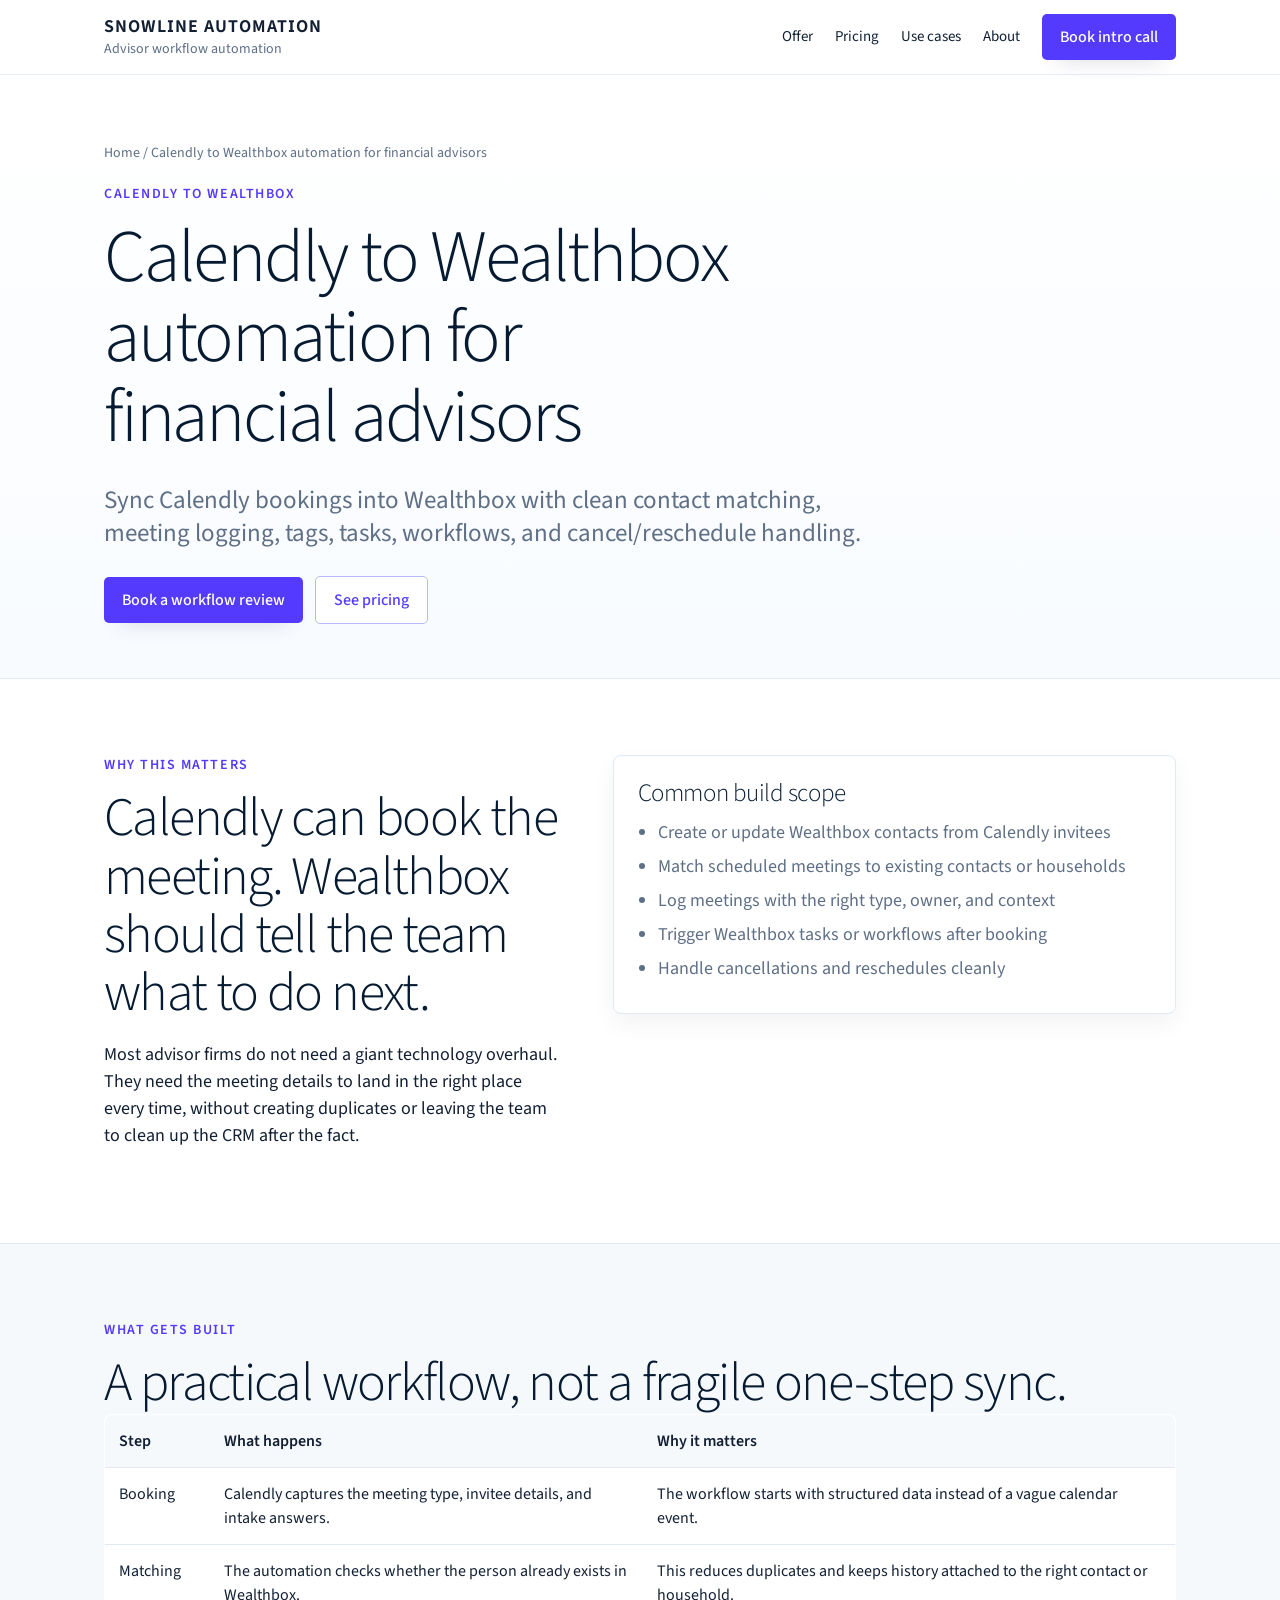
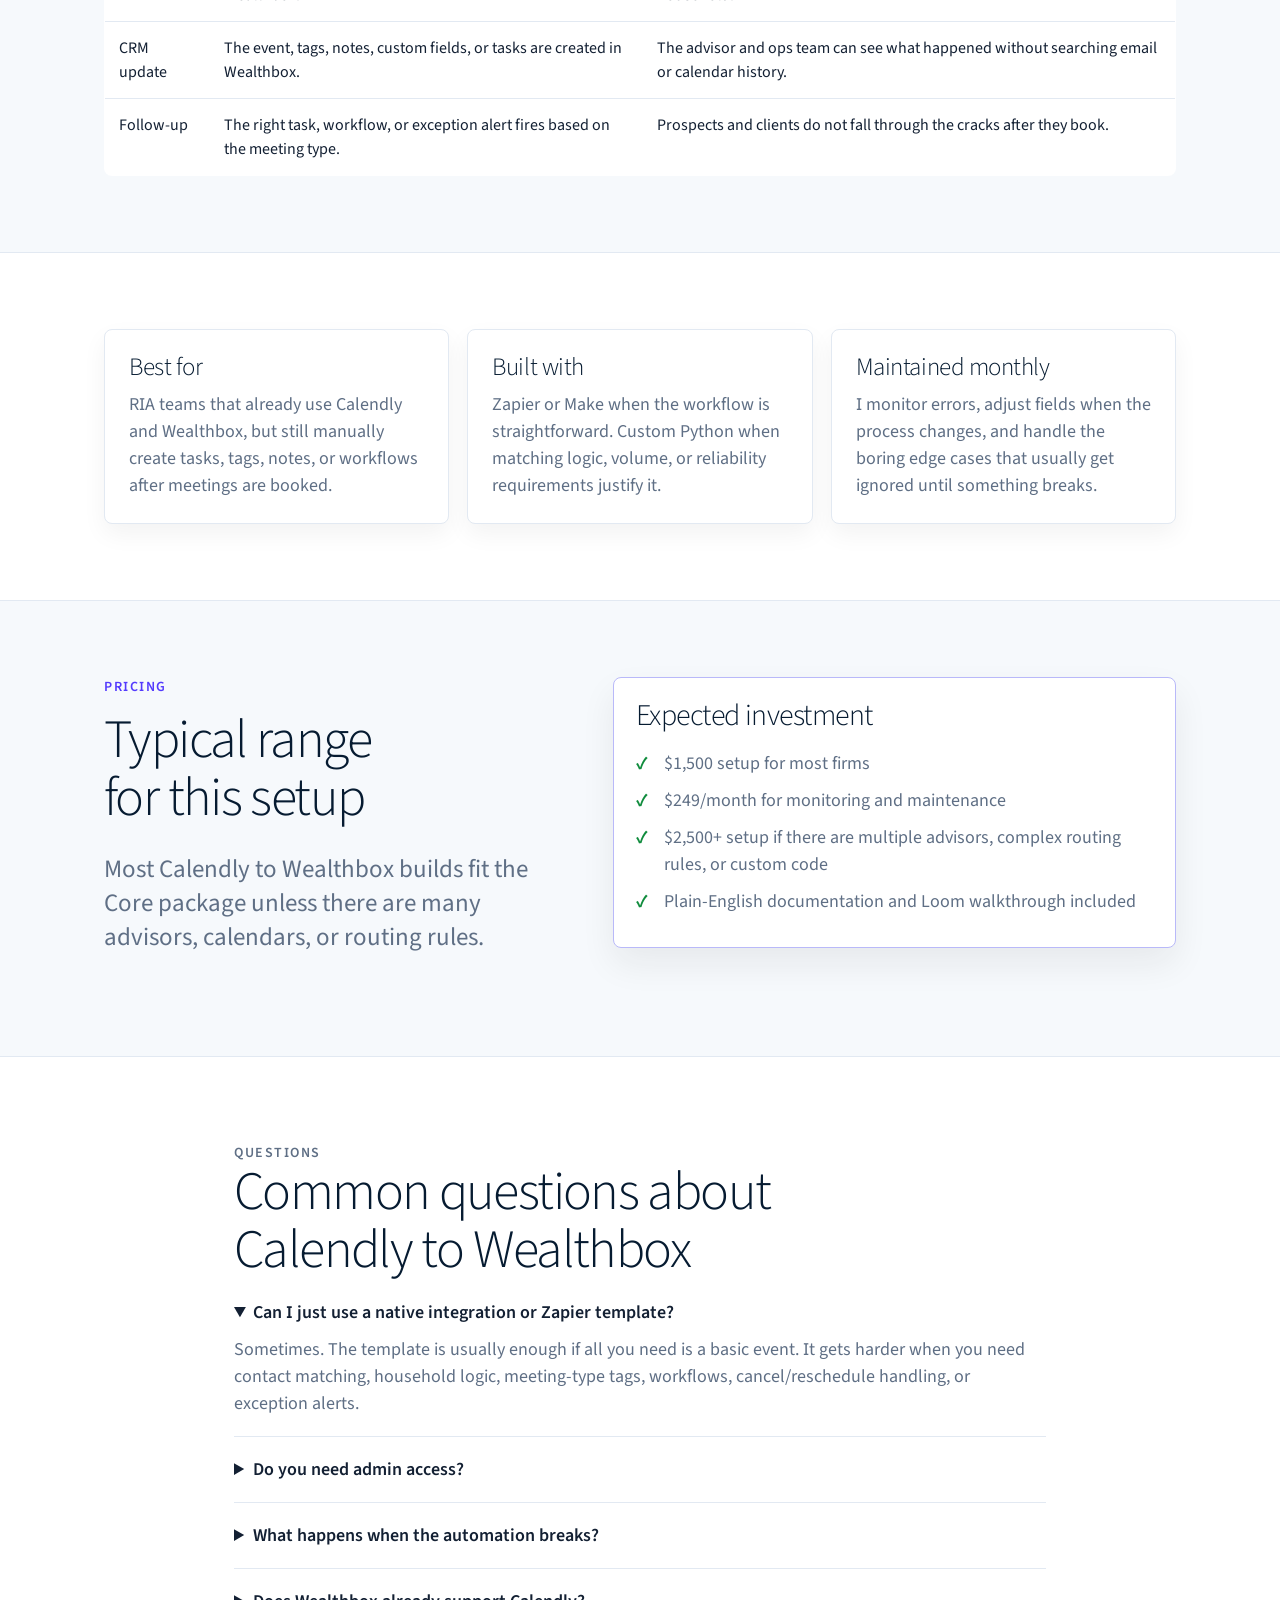
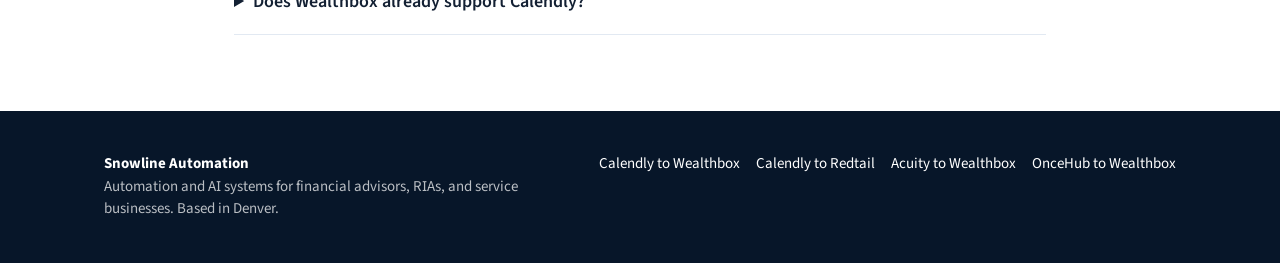
<file: calendly-to-wealthbox/index.html>
<!doctype html><html lang="en"><head><meta charset="utf-8"><meta name="viewport" content="width=device-width, initial-scale=1"><title>Calendly to Wealthbox Automation for Financial Advisors | Snowline Automation</title><meta name="description" content="Calendly to Wealthbox setup for financial advisors. Sync booked meetings into Wealthbox with contact matching, meeting logging, tasks, workflows, and optional monitoring."><link rel="canonical" href="https://meetingsync.snowlineautomation.com/calendly-to-wealthbox/"><meta property="og:type" content="website"><meta property="og:site_name" content="Snowline Automation"><meta property="og:title" content="Calendly to Wealthbox Automation for Financial Advisors"><meta property="og:description" content="Sync Calendly bookings into Wealthbox with clean contact matching, meeting logging, tags, tasks, workflows, and cancel/reschedule handling."><meta property="og:url" content="https://meetingsync.snowlineautomation.com/calendly-to-wealthbox/"><meta property="og:image" content="https://meetingsync.snowlineautomation.com/assets/og-image.png"><meta name="twitter:card" content="summary_large_image"><meta name="twitter:title" content="Calendly to Wealthbox Automation for Financial Advisors"><meta name="twitter:description" content="Sync Calendly bookings into Wealthbox with clean contact matching, tasks, workflows, and optional monitoring."><meta name="twitter:image" content="https://meetingsync.snowlineautomation.com/assets/og-image.png"><link rel="icon" href="/assets/favicon.svg" type="image/svg+xml"><link rel="apple-touch-icon" href="/assets/apple-touch-icon.png"><meta name="theme-color" content="#4f3cff"><link rel="preconnect" href="https://fonts.googleapis.com"><link rel="preconnect" href="https://fonts.gstatic.com" crossorigin><link href="https://fonts.googleapis.com/css2?family=Source+Sans+3:wght@300;400;500;600;700&family=Source+Code+Pro:wght@400;500;700&display=swap" rel="stylesheet"><link rel="stylesheet" href="/assets/styles.css"><script async src="https://www.googletagmanager.com/gtag/js?id=G-874QVLTZVN"></script><script>window.dataLayer = window.dataLayer || []; function gtag(){dataLayer.push(arguments);} gtag('js', new Date()); gtag('config', 'G-874QVLTZVN');</script></head><body><header class="nav"><div class="nav-inner"><a class="logo" href="/"><strong>Snowline Automation</strong><span>Advisor workflow automation</span></a><button class="mobile-toggle" data-nav-toggle>Menu</button><nav class="nav-links" data-nav-links><a href="/#offer">Offer</a><a href="/#pricing">Pricing</a><a href="/#seo-pages">Use cases</a><a href="/#about">About</a><a class="btn" href="https://calendly.com/michael-toth/advisor-meeting-sync-intro-call" target="_blank" rel="noopener">Book intro call</a></nav></div></header>
<main><section class="page-hero"><div class="container"><div class="breadcrumbs"><a href="/">Home</a> / Calendly to Wealthbox automation for financial advisors</div><p class="eyebrow">Calendly to Wealthbox</p><h1>Calendly to Wealthbox automation for financial advisors</h1><p class="lead">Sync Calendly bookings into Wealthbox with clean contact matching, meeting logging, tags, tasks, workflows, and cancel/reschedule handling.</p><div class="btn-row"><a class="btn" href="https://calendly.com/michael-toth/advisor-meeting-sync-intro-call" target="_blank" rel="noopener">Book a workflow review</a><a class="btn secondary" href="/#pricing">See pricing</a></div></div></section>
<section class="section"><div class="container split"><div><p class="eyebrow">Why this matters</p><h2>Calendly can book the meeting. Wealthbox should tell the team what to do next.</h2><p>Most advisor firms do not need a giant technology overhaul. They need the meeting details to land in the right place every time, without creating duplicates or leaving the team to clean up the CRM after the fact.</p></div><div class="card"><h3>Common build scope</h3><ul><li>Create or update Wealthbox contacts from Calendly invitees</li><li>Match scheduled meetings to existing contacts or households</li><li>Log meetings with the right type, owner, and context</li><li>Trigger Wealthbox tasks or workflows after booking</li><li>Handle cancellations and reschedules cleanly</li></ul></div></div></section>
<section class="section soft"><div class="container"><p class="eyebrow">What gets built</p><h2>A practical workflow, not a fragile one-step sync.</h2><table class="table"><thead><tr><th>Step</th><th>What happens</th><th>Why it matters</th></tr></thead><tbody><tr><td>Booking</td><td>Calendly captures the meeting type, invitee details, and intake answers.</td><td>The workflow starts with structured data instead of a vague calendar event.</td></tr><tr><td>Matching</td><td>The automation checks whether the person already exists in Wealthbox.</td><td>This reduces duplicates and keeps history attached to the right contact or household.</td></tr><tr><td>CRM update</td><td>The event, tags, notes, custom fields, or tasks are created in Wealthbox.</td><td>The advisor and ops team can see what happened without searching email or calendar history.</td></tr><tr><td>Follow-up</td><td>The right task, workflow, or exception alert fires based on the meeting type.</td><td>Prospects and clients do not fall through the cracks after they book.</td></tr></tbody></table></div></section>
<section class="section"><div class="container grid-3"><article class="card"><h3>Best for</h3><p>RIA teams that already use Calendly and Wealthbox, but still manually create tasks, tags, notes, or workflows after meetings are booked.</p></article><article class="card"><h3>Built with</h3><p>Zapier or Make when the workflow is straightforward. Custom Python when matching logic, volume, or reliability requirements justify it.</p></article><article class="card"><h3>Maintained monthly</h3><p>I monitor errors, adjust fields when the process changes, and handle the boring edge cases that usually get ignored until something breaks.</p></article></div></section>
<section class="section soft"><div class="container split"><div><p class="eyebrow">Pricing</p><h2>Typical range for this setup</h2><p class="lead">Most Calendly to Wealthbox builds fit the Core package unless there are many advisors, calendars, or routing rules.</p></div><div class="callout"><h3>Expected investment</h3><ul class="check-list"><li>$1,500 setup for most firms</li><li>$249/month for monitoring and maintenance</li><li>$2,500+ setup if there are multiple advisors, complex routing rules, or custom code</li><li>Plain-English documentation and Loom walkthrough included</li></ul></div></div></section>
<section class="section"><div class="container faq"><p class="eyebrow">Questions</p><h2>Common questions about Calendly to Wealthbox</h2><details open><summary>Can I just use a native integration or Zapier template?</summary><p>Sometimes. The template is usually enough if all you need is a basic event. It gets harder when you need contact matching, household logic, meeting-type tags, workflows, cancel/reschedule handling, or exception alerts.</p></details><details><summary>Do you need admin access?</summary><p>Usually yes, at least temporarily. I can work with a screenshare or restricted access if your compliance process requires it.</p></details><details><summary>What happens when the automation breaks?</summary><p>That is what the monthly maintenance is for. I sign up for error alerts, review failures, and fix issues caused by expired connections, changed fields, renamed meeting types, or API quirks.</p></details><details><summary>Does Wealthbox already support Calendly?</summary><p>Wealthbox points users to Zapier for Calendly. That can work well, but firms often need a custom setup to link events to the right contacts and avoid manual cleanup.</p></details></div></section></main><footer class="footer"><div class="container footer-grid"><div><strong style="color:#fff">Snowline Automation</strong><br>Automation and AI systems for financial advisors, RIAs, and service businesses. Based in Denver.</div><div class="footer-links"><a href="/calendly-to-wealthbox/">Calendly to Wealthbox</a><a href="/calendly-to-redtail/">Calendly to Redtail</a><a href="/acuity-to-wealthbox/">Acuity to Wealthbox</a><a href="/oncehub-to-wealthbox/">OnceHub to Wealthbox</a></div></div></footer><script src="/assets/main.js"></script></body></html>
</file>
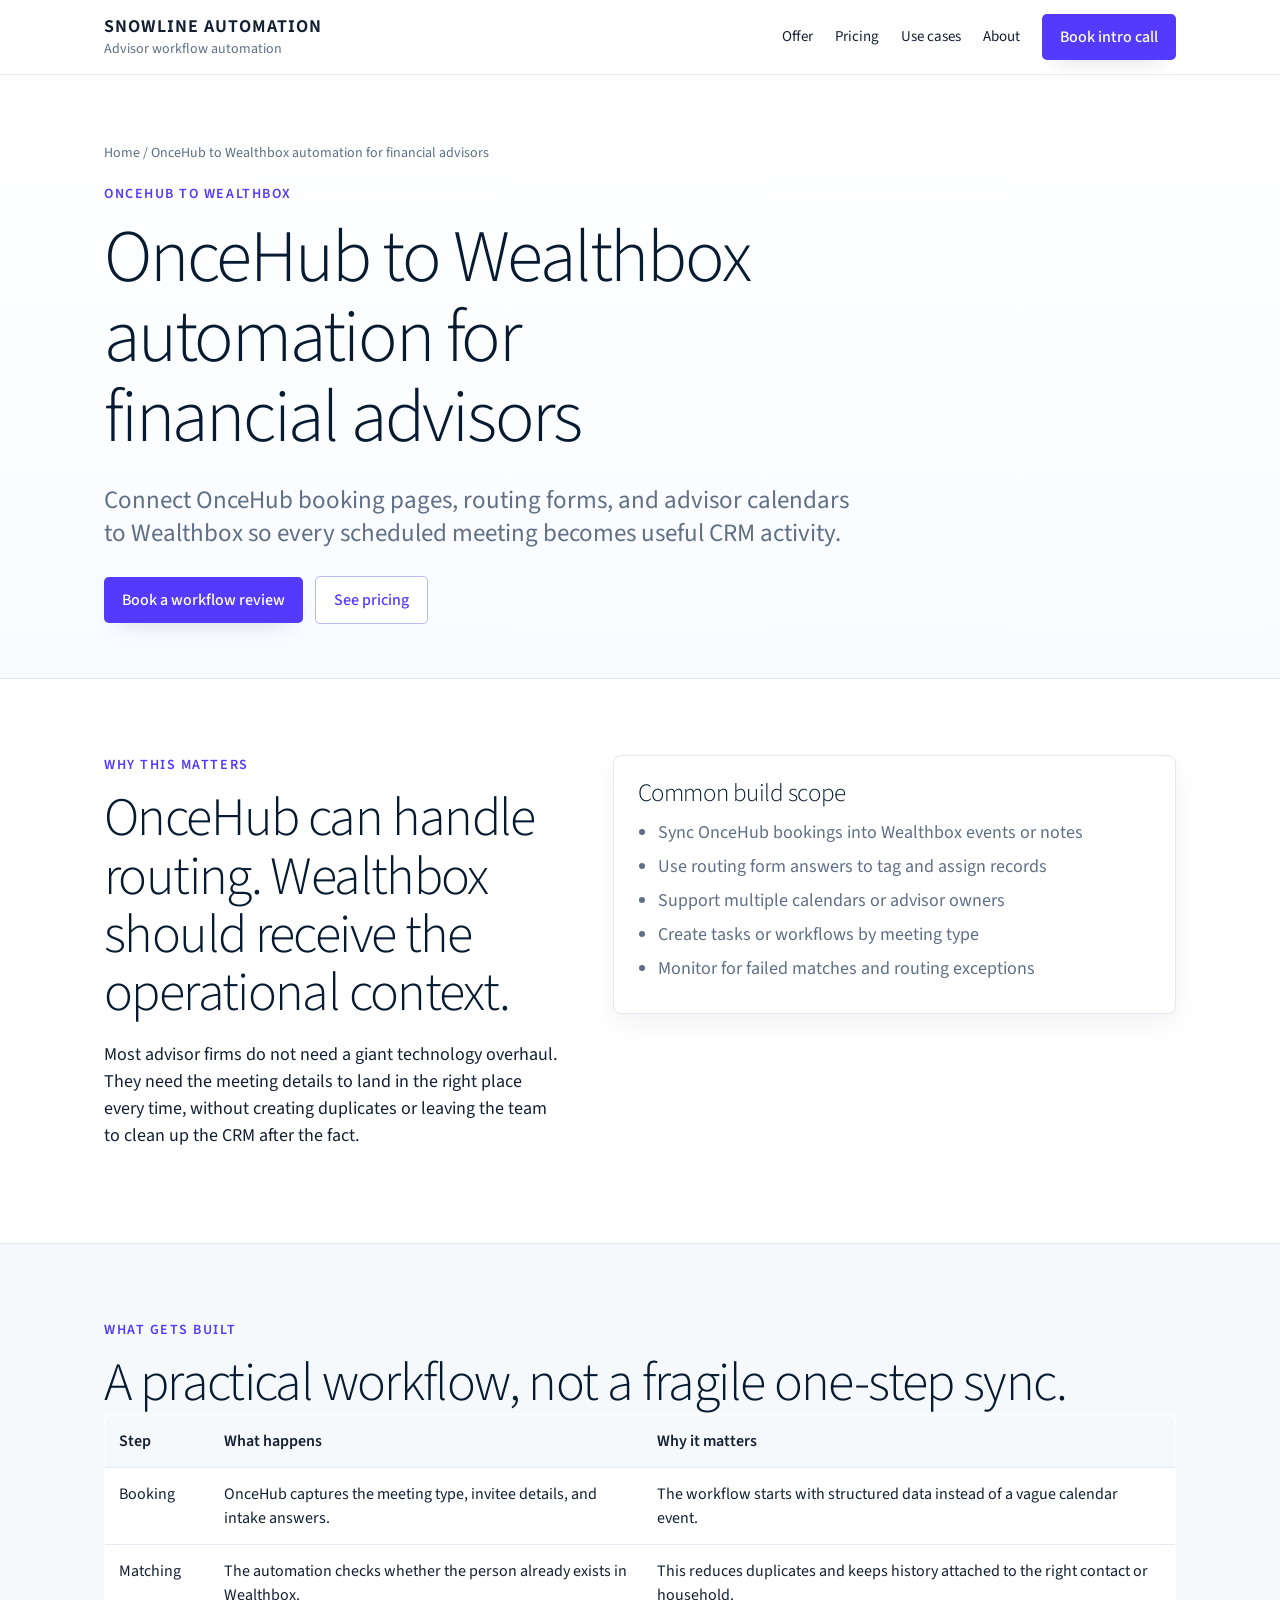
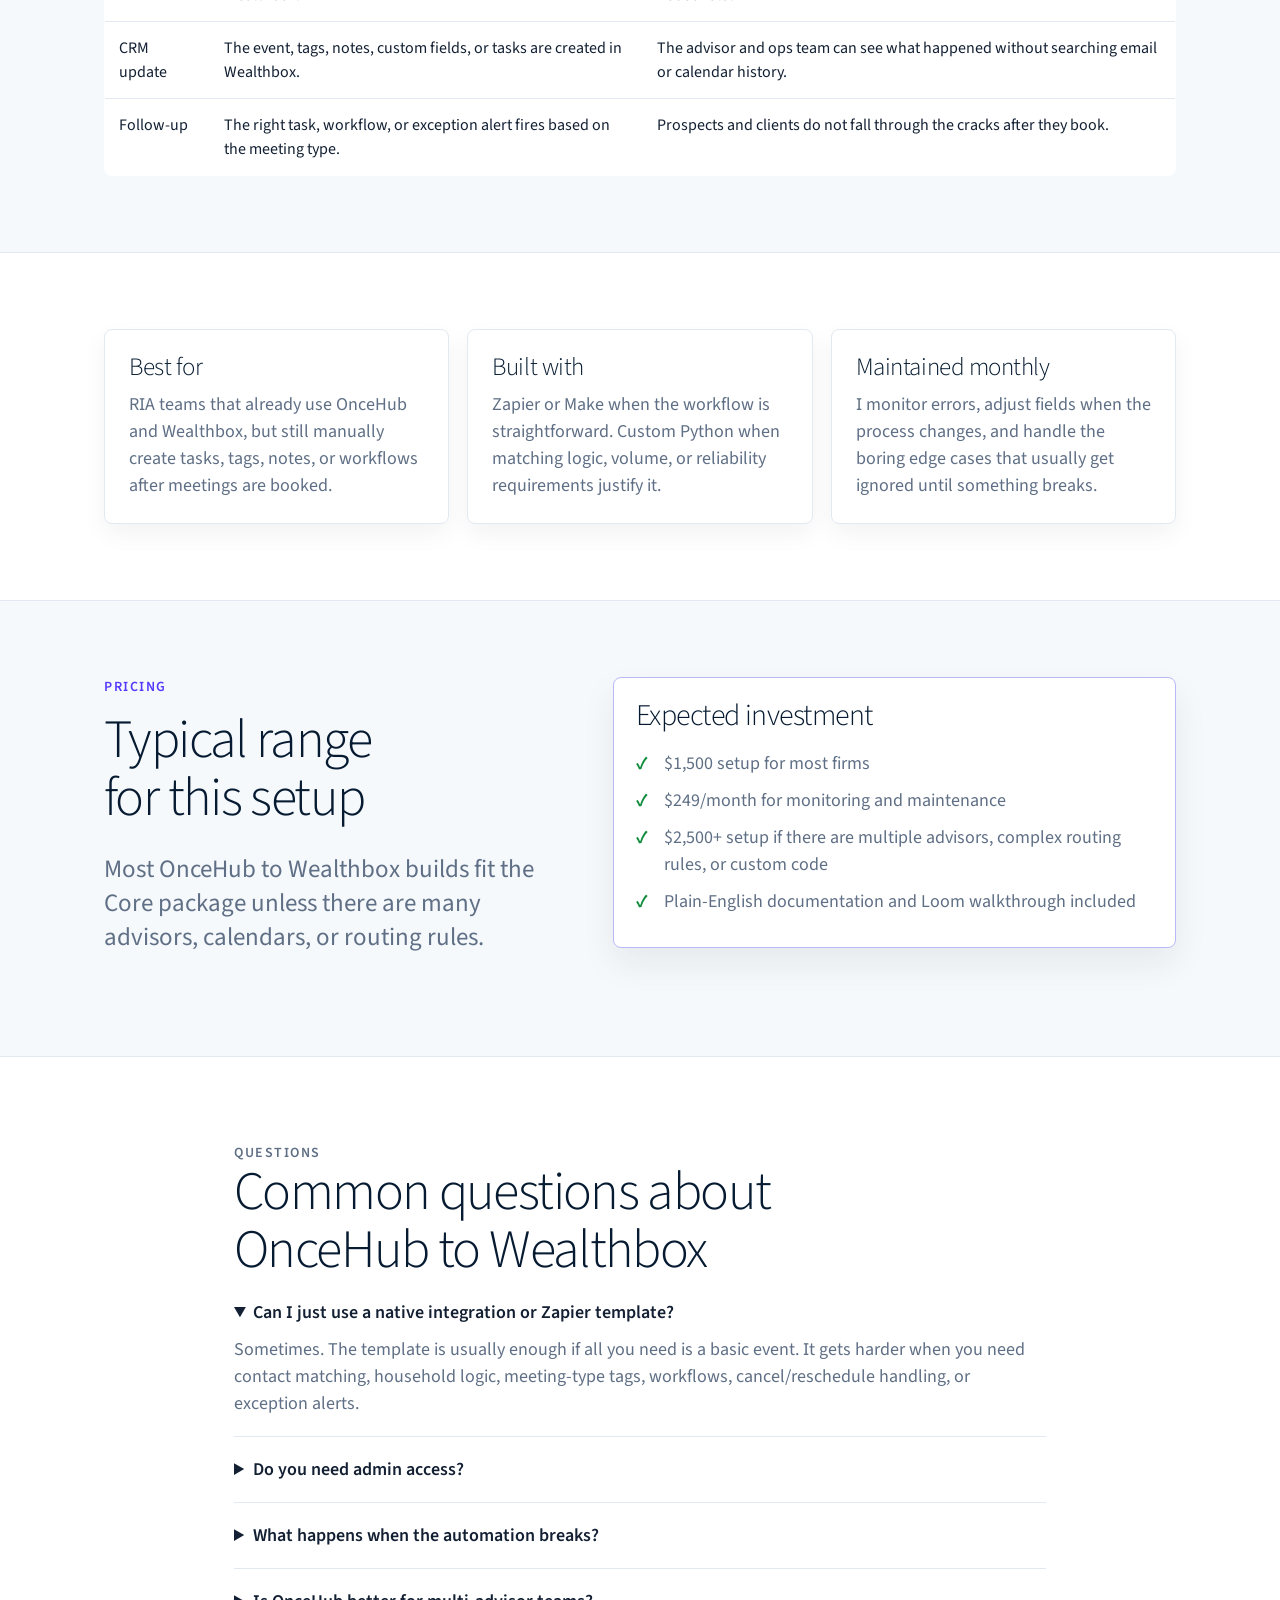
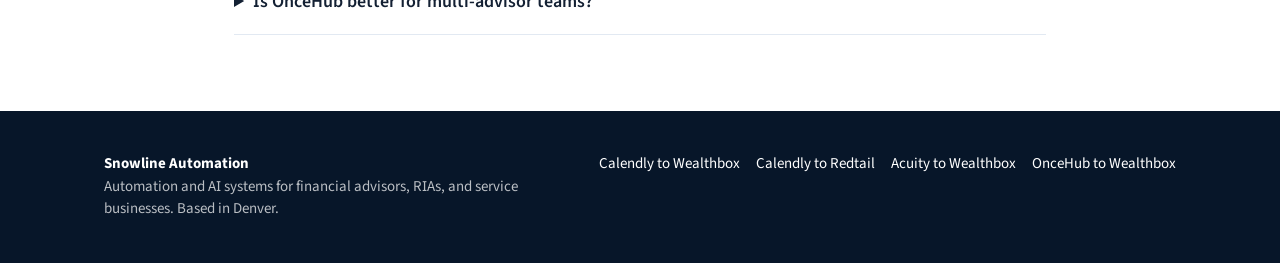
<file: oncehub-to-wealthbox/index.html>
<!doctype html><html lang="en"><head><meta charset="utf-8"><meta name="viewport" content="width=device-width, initial-scale=1"><title>OnceHub to Wealthbox Automation for Financial Advisors | Snowline Automation</title><meta name="description" content="OnceHub to Wealthbox setup for financial advisors. Connect booking pages, routing forms, and advisor calendars to clean Wealthbox CRM activity."><link rel="canonical" href="https://meetingsync.snowlineautomation.com/oncehub-to-wealthbox/"><meta property="og:type" content="website"><meta property="og:site_name" content="Snowline Automation"><meta property="og:title" content="OnceHub to Wealthbox Automation for Financial Advisors"><meta property="og:description" content="Connect OnceHub booking pages, routing forms, and advisor calendars to Wealthbox so scheduled meetings become useful CRM activity."><meta property="og:url" content="https://meetingsync.snowlineautomation.com/oncehub-to-wealthbox/"><meta property="og:image" content="https://meetingsync.snowlineautomation.com/assets/og-image.png"><meta name="twitter:card" content="summary_large_image"><meta name="twitter:title" content="OnceHub to Wealthbox Automation for Financial Advisors"><meta name="twitter:description" content="Connect OnceHub booking pages, routing forms, and advisor calendars to clean Wealthbox CRM activity."><meta name="twitter:image" content="https://meetingsync.snowlineautomation.com/assets/og-image.png"><link rel="icon" href="/assets/favicon.svg" type="image/svg+xml"><link rel="apple-touch-icon" href="/assets/apple-touch-icon.png"><meta name="theme-color" content="#4f3cff"><link rel="preconnect" href="https://fonts.googleapis.com"><link rel="preconnect" href="https://fonts.gstatic.com" crossorigin><link href="https://fonts.googleapis.com/css2?family=Source+Sans+3:wght@300;400;500;600;700&family=Source+Code+Pro:wght@400;500;700&display=swap" rel="stylesheet"><link rel="stylesheet" href="/assets/styles.css"><script async src="https://www.googletagmanager.com/gtag/js?id=G-874QVLTZVN"></script><script>window.dataLayer = window.dataLayer || []; function gtag(){dataLayer.push(arguments);} gtag('js', new Date()); gtag('config', 'G-874QVLTZVN');</script></head><body><header class="nav"><div class="nav-inner"><a class="logo" href="/"><strong>Snowline Automation</strong><span>Advisor workflow automation</span></a><button class="mobile-toggle" data-nav-toggle>Menu</button><nav class="nav-links" data-nav-links><a href="/#offer">Offer</a><a href="/#pricing">Pricing</a><a href="/#seo-pages">Use cases</a><a href="/#about">About</a><a class="btn" href="https://calendly.com/michael-toth/advisor-meeting-sync-intro-call" target="_blank" rel="noopener">Book intro call</a></nav></div></header>
<main><section class="page-hero"><div class="container"><div class="breadcrumbs"><a href="/">Home</a> / OnceHub to Wealthbox automation for financial advisors</div><p class="eyebrow">OnceHub to Wealthbox</p><h1>OnceHub to Wealthbox automation for financial advisors</h1><p class="lead">Connect OnceHub booking pages, routing forms, and advisor calendars to Wealthbox so every scheduled meeting becomes useful CRM activity.</p><div class="btn-row"><a class="btn" href="https://calendly.com/michael-toth/advisor-meeting-sync-intro-call" target="_blank" rel="noopener">Book a workflow review</a><a class="btn secondary" href="/#pricing">See pricing</a></div></div></section>
<section class="section"><div class="container split"><div><p class="eyebrow">Why this matters</p><h2>OnceHub can handle routing. Wealthbox should receive the operational context.</h2><p>Most advisor firms do not need a giant technology overhaul. They need the meeting details to land in the right place every time, without creating duplicates or leaving the team to clean up the CRM after the fact.</p></div><div class="card"><h3>Common build scope</h3><ul><li>Sync OnceHub bookings into Wealthbox events or notes</li><li>Use routing form answers to tag and assign records</li><li>Support multiple calendars or advisor owners</li><li>Create tasks or workflows by meeting type</li><li>Monitor for failed matches and routing exceptions</li></ul></div></div></section>
<section class="section soft"><div class="container"><p class="eyebrow">What gets built</p><h2>A practical workflow, not a fragile one-step sync.</h2><table class="table"><thead><tr><th>Step</th><th>What happens</th><th>Why it matters</th></tr></thead><tbody><tr><td>Booking</td><td>OnceHub captures the meeting type, invitee details, and intake answers.</td><td>The workflow starts with structured data instead of a vague calendar event.</td></tr><tr><td>Matching</td><td>The automation checks whether the person already exists in Wealthbox.</td><td>This reduces duplicates and keeps history attached to the right contact or household.</td></tr><tr><td>CRM update</td><td>The event, tags, notes, custom fields, or tasks are created in Wealthbox.</td><td>The advisor and ops team can see what happened without searching email or calendar history.</td></tr><tr><td>Follow-up</td><td>The right task, workflow, or exception alert fires based on the meeting type.</td><td>Prospects and clients do not fall through the cracks after they book.</td></tr></tbody></table></div></section>
<section class="section"><div class="container grid-3"><article class="card"><h3>Best for</h3><p>RIA teams that already use OnceHub and Wealthbox, but still manually create tasks, tags, notes, or workflows after meetings are booked.</p></article><article class="card"><h3>Built with</h3><p>Zapier or Make when the workflow is straightforward. Custom Python when matching logic, volume, or reliability requirements justify it.</p></article><article class="card"><h3>Maintained monthly</h3><p>I monitor errors, adjust fields when the process changes, and handle the boring edge cases that usually get ignored until something breaks.</p></article></div></section>
<section class="section soft"><div class="container split"><div><p class="eyebrow">Pricing</p><h2>Typical range for this setup</h2><p class="lead">Most OnceHub to Wealthbox builds fit the Core package unless there are many advisors, calendars, or routing rules.</p></div><div class="callout"><h3>Expected investment</h3><ul class="check-list"><li>$1,500 setup for most firms</li><li>$249/month for monitoring and maintenance</li><li>$2,500+ setup if there are multiple advisors, complex routing rules, or custom code</li><li>Plain-English documentation and Loom walkthrough included</li></ul></div></div></section>
<section class="section"><div class="container faq"><p class="eyebrow">Questions</p><h2>Common questions about OnceHub to Wealthbox</h2><details open><summary>Can I just use a native integration or Zapier template?</summary><p>Sometimes. The template is usually enough if all you need is a basic event. It gets harder when you need contact matching, household logic, meeting-type tags, workflows, cancel/reschedule handling, or exception alerts.</p></details><details><summary>Do you need admin access?</summary><p>Usually yes, at least temporarily. I can work with a screenshare or restricted access if your compliance process requires it.</p></details><details><summary>What happens when the automation breaks?</summary><p>That is what the monthly maintenance is for. I sign up for error alerts, review failures, and fix issues caused by expired connections, changed fields, renamed meeting types, or API quirks.</p></details><details><summary>Is OnceHub better for multi-advisor teams?</summary><p>It can be, especially when routing forms, booking pages, and multiple calendars are involved. The CRM automation needs to preserve that routing context instead of flattening everything into one generic event.</p></details></div></section></main><footer class="footer"><div class="container footer-grid"><div><strong style="color:#fff">Snowline Automation</strong><br>Automation and AI systems for financial advisors, RIAs, and service businesses. Based in Denver.</div><div class="footer-links"><a href="/calendly-to-wealthbox/">Calendly to Wealthbox</a><a href="/calendly-to-redtail/">Calendly to Redtail</a><a href="/acuity-to-wealthbox/">Acuity to Wealthbox</a><a href="/oncehub-to-wealthbox/">OnceHub to Wealthbox</a></div></div></footer><script src="/assets/main.js"></script></body></html>
</file>
<file: assets/styles.css>
:root{
  --ink:#132033;
  --muted:#5f6f85;
  --soft:#f6f9fc;
  --line:#e2e9f2;
  --white:#fff;
  --purple:#533afd;
  --purple-2:#4434d4;
  --navy:#101842;
  --navy-2:#1c1e54;
  --green:#108c3d;
  --green-bg:rgba(21,190,83,.13);
  --shadow:rgba(50,50,93,.22) 0 30px 45px -30px, rgba(0,0,0,.10) 0 18px 36px -18px;
  --shadow-soft:rgba(23,23,23,.07) 0 16px 35px;
  --radius:8px;
  --max:1120px;
}
*{box-sizing:border-box}
html{scroll-behavior:smooth}
body{
  margin:0;
  color:var(--ink);
  background:#fff;
  font-family:'Source Sans 3', system-ui, -apple-system, BlinkMacSystemFont, 'Segoe UI', sans-serif;
  font-size:18px;
  line-height:1.5;
  font-feature-settings:"ss01";
}
a{color:var(--purple);text-decoration:none}
a:hover{text-decoration:underline}
img{max-width:100%;display:block}
.container{width:100%;max-width:var(--max);margin:0 auto;padding:0 24px}
h1,h2,h3,p,li,a,span,strong{overflow-wrap:break-word}
.hero-grid>*,.split>*,.grid-2>*,.grid-3>*,.pricing>*,.seo-list>*{min-width:0}
.nav{
  position:sticky;top:0;z-index:20;background:rgba(255,255,255,.9);backdrop-filter:blur(14px);
  border-bottom:1px solid rgba(226,233,242,.8)
}
.nav-inner{max-width:var(--max);margin:0 auto;padding:14px 24px;display:flex;align-items:center;justify-content:space-between;gap:22px}
.logo{display:flex;flex-direction:column;color:var(--ink);line-height:1;text-decoration:none}
.logo strong{font-size:18px;letter-spacing:.055em;text-transform:uppercase;font-weight:650}
.logo span{font-size:14px;color:var(--muted);margin-top:6px}
.nav-links{display:flex;gap:22px;align-items:center;font-size:15px}
.nav-links a{color:var(--ink)}.nav-links a.btn{color:#fff}.nav-links a.btn:hover{color:#fff}
.btn{display:inline-flex;align-items:center;justify-content:center;gap:8px;background:var(--purple);color:#fff;border-radius:5px;padding:11px 18px;font-size:16px;font-weight:500;border:0;box-shadow:rgba(50,50,93,.24) 0 14px 22px -16px;text-decoration:none;cursor:pointer}
.btn:hover{background:var(--purple-2);text-decoration:none}
.btn.secondary{background:#fff;color:var(--purple);border:1px solid #b9b9f9;box-shadow:none}
.btn.secondary:hover{background:rgba(83,58,253,.05)}
.btn.dark{background:var(--ink)}
.btn-row{display:flex;gap:12px;flex-wrap:wrap;align-items:center}
.eyebrow{font-size:14px;font-weight:600;letter-spacing:.11em;text-transform:uppercase;color:var(--purple);margin:0 0 14px}
h1,h2,h3{color:#061b31;margin:0;text-wrap:balance;font-weight:300;letter-spacing:-.03em;line-height:1.08}
h1{font-size:clamp(42px,7vw,74px);max-width:900px}
h2{font-size:clamp(34px,4.8vw,54px)}
h3{font-size:clamp(23px,2.4vw,30px);letter-spacing:-.018em}.lead{font-size:clamp(20px,2.3vw,25px);color:var(--muted);max-width:770px;line-height:1.35}.small{font-size:15px;color:var(--muted)}
.hero{padding:84px 0 72px;position:relative;overflow:hidden;background:linear-gradient(180deg,#fff 0%,#f8fbff 100%)}
.hero-grid{display:grid;grid-template-columns:1.05fr .95fr;gap:46px;align-items:center}.hero-card{background:#fff;border:1px solid var(--line);border-radius:10px;box-shadow:var(--shadow);padding:22px}.workflow-card{font-size:15px}.workflow-row{display:grid;grid-template-columns:30px 1fr;gap:12px;align-items:start;padding:14px 0;border-bottom:1px solid var(--line)}.workflow-row:last-child{border-bottom:0}.dot{width:28px;height:28px;border-radius:50%;display:grid;place-items:center;background:rgba(83,58,253,.1);color:var(--purple);font-family:'Source Code Pro',monospace;font-size:13px}.workflow-row strong{display:block;color:var(--ink);font-weight:600}.workflow-row span{display:block;color:var(--muted);margin-top:2px}.badge{display:inline-flex;align-items:center;gap:7px;padding:4px 8px;border-radius:5px;background:var(--green-bg);border:1px solid rgba(21,190,83,.28);color:var(--green);font-size:13px;font-weight:600}.section{padding:76px 0}.section.soft{background:var(--soft);border-top:1px solid var(--line);border-bottom:1px solid var(--line)}.section.dark{background:var(--navy-2);color:#fff}.section.dark h2,.section.dark h3{color:#fff}.section.dark p,.section.dark li{color:rgba(255,255,255,.74)}.split{display:grid;grid-template-columns:.9fr 1.1fr;gap:48px;align-items:start}.grid-3{display:grid;grid-template-columns:repeat(3,1fr);gap:18px}.grid-2{display:grid;grid-template-columns:repeat(2,1fr);gap:18px}.card{background:#fff;border:1px solid var(--line);border-radius:8px;padding:24px;box-shadow:rgba(23,23,23,.05) 0 10px 25px}.card h3{font-size:25px;margin-bottom:10px}.card p{color:var(--muted);margin:0}.card ul{padding-left:20px;margin:12px 0 0;color:var(--muted)}.card li{margin:7px 0}.dark .card{background:rgba(255,255,255,.07);border-color:rgba(255,255,255,.15);box-shadow:none}.stat-grid{display:grid;grid-template-columns:repeat(3,1fr);gap:18px;margin-top:28px}.stat{border-top:1px solid var(--line);padding-top:16px}.stat strong{font-size:38px;line-height:1;color:var(--ink);font-weight:300;letter-spacing:-.03em}.stat span{display:block;color:var(--muted);font-size:15px;margin-top:6px}.process{counter-reset:steps}.process li{list-style:none;counter-increment:steps;display:grid;grid-template-columns:42px 1fr;gap:16px;margin:0 0 20px}.process li:before{content:counter(steps);width:34px;height:34px;border-radius:6px;background:#fff;color:var(--purple);display:grid;place-items:center;font-family:'Source Code Pro',monospace;border:1px solid #b9b9f9}.pricing{display:grid;grid-template-columns:repeat(3,1fr);gap:18px;margin-top:26px}.price-card{background:#fff;border:1px solid var(--line);border-radius:10px;padding:30px 26px 26px;position:relative;display:flex;flex-direction:column}.price-card.featured{box-shadow:var(--shadow);border-color:#b9b9f9}.price-badge{position:absolute;top:18px;right:22px}.price-card.featured h3{padding-right:120px}.price{font-size:42px;letter-spacing:-.04em;font-weight:300;color:var(--ink);margin:14px 0 0}.price small{font-size:16px;color:var(--muted)}.price-block{display:grid;grid-template-columns:1fr 1fr;gap:12px;margin:18px 0 4px}.price-line{display:flex;flex-direction:column;align-items:flex-start;gap:4px;padding:13px 0;border-top:1px solid var(--line)}.price-line span{font-size:40px;letter-spacing:-.04em;font-weight:300;color:var(--ink);line-height:1}.price-line small{font-size:15px;color:var(--muted);text-align:left;line-height:1.2}.check-list{padding:0;margin:18px 0 0}.check-list li{list-style:none;margin:10px 0;color:var(--muted);display:grid;grid-template-columns:20px 1fr;gap:8px}.check-list li:before{content:"✓";color:var(--green);font-weight:700}.seo-list{display:grid;grid-template-columns:repeat(2,1fr);gap:16px;margin-top:26px}.seo-link{display:block;position:relative;background:#fff;border:1px solid var(--line);border-radius:8px;padding:22px;color:var(--ink);box-shadow:rgba(23,23,23,.04) 0 8px 18px;text-decoration:none;transition:transform .18s ease,border-color .18s ease,box-shadow .18s ease,background .18s ease}.seo-link::after{content:"→";position:absolute;right:22px;top:24px;width:30px;height:30px;border-radius:999px;display:grid;place-items:center;background:rgba(83,58,253,.08);color:var(--purple);font-size:18px;line-height:1;opacity:0;transform:translateX(-6px);transition:opacity .18s ease,transform .18s ease,background .18s ease}.seo-link:hover,.seo-link:focus-visible{transform:translateY(-4px);border-color:#b9b9f9;background:linear-gradient(180deg,#fff 0%,#fbfbff 100%);box-shadow:rgba(50,50,93,.18) 0 22px 36px -24px,rgba(0,0,0,.08) 0 12px 24px -18px;text-decoration:none}.seo-link:hover::after,.seo-link:focus-visible::after{opacity:1;transform:translateX(0)}.seo-link:hover strong,.seo-link:hover span,.seo-link:focus-visible strong,.seo-link:focus-visible span{text-decoration:none}.seo-link strong{display:block;font-size:22px;font-weight:400;color:#061b31;padding-right:38px}.seo-link span{display:block;color:var(--muted);font-size:16px;margin-top:5px}.faq{max-width:860px}.faq details{border-bottom:1px solid var(--line);padding:19px 0}.faq summary{cursor:pointer;font-weight:600;color:var(--ink)}.faq p{color:var(--muted);margin:10px 0 0}.page-hero{padding:68px 0 54px;background:linear-gradient(180deg,#fff,#f8fbff);border-bottom:1px solid var(--line)}.breadcrumbs{font-size:14px;color:var(--muted);margin-bottom:20px}.breadcrumbs a{color:var(--muted)}.service-meta{display:flex;gap:8px;flex-wrap:wrap;margin-top:22px;color:var(--muted);font-size:15px}.service-meta strong{color:var(--ink);font-weight:600}.pill{border:1px solid var(--line);background:#fff;border-radius:999px;padding:6px 11px;font-size:14px;color:var(--muted)}.table{width:100%;border-collapse:collapse;font-size:16px;background:#fff;border:1px solid var(--line);border-radius:8px;overflow:hidden;display:table}.table th,.table td{text-align:left;padding:14px;border-bottom:1px solid var(--line);vertical-align:top}.table th{background:var(--soft);font-weight:600;color:var(--ink)}.table tr:last-child td{border-bottom:0}.callout{background:#fff;border:1px solid #b9b9f9;border-radius:8px;padding:22px;box-shadow:var(--shadow-soft)}.footer{padding:42px 0;background:#071629;color:rgba(255,255,255,.72);font-size:15px}.footer a{color:#fff}.footer-grid{display:grid;grid-template-columns:1fr auto;gap:22px;align-items:start}.footer-links{display:flex;gap:16px;flex-wrap:wrap}.mobile-toggle{display:none;background:#fff;border:1px solid var(--line);border-radius:6px;padding:9px;color:var(--ink)}
@media(max-width:860px){html,body{max-width:100%;overflow-x:hidden}.container{padding:0 18px;max-width:100%;overflow:hidden}.hero-grid,.split,.grid-2{grid-template-columns:minmax(0,1fr);gap:28px}.grid-3,.pricing,.stat-grid{grid-template-columns:minmax(0,1fr)}.seo-list{grid-template-columns:minmax(0,1fr)}.nav-inner{padding:12px 18px}.nav-links{display:none;position:absolute;left:0;right:0;top:66px;background:#fff;border-bottom:1px solid var(--line);padding:16px 24px;flex-direction:column;align-items:flex-start}.nav-links.open{display:flex}.mobile-toggle{display:inline-flex}.hero{padding-top:58px}.section{padding:54px 0}h1{font-size:clamp(38px,13vw,52px)}h2{font-size:clamp(32px,10vw,44px)}.lead{font-size:20px}.btn-row{align-items:stretch}.btn-row .btn{width:100%}.service-meta{display:block;line-height:1.35}.service-meta strong{display:block;margin-top:3px}.hero-card,.card,.price-card,.callout,.seo-link{width:100%;max-width:100%;overflow-wrap:anywhere}.workflow-row{grid-template-columns:28px minmax(0,1fr)}.price-block{grid-template-columns:1fr}.price-badge{position:static;margin-bottom:14px;align-self:flex-start}.price-card.featured h3{padding-right:0}.footer-grid{grid-template-columns:1fr}}
</file>
